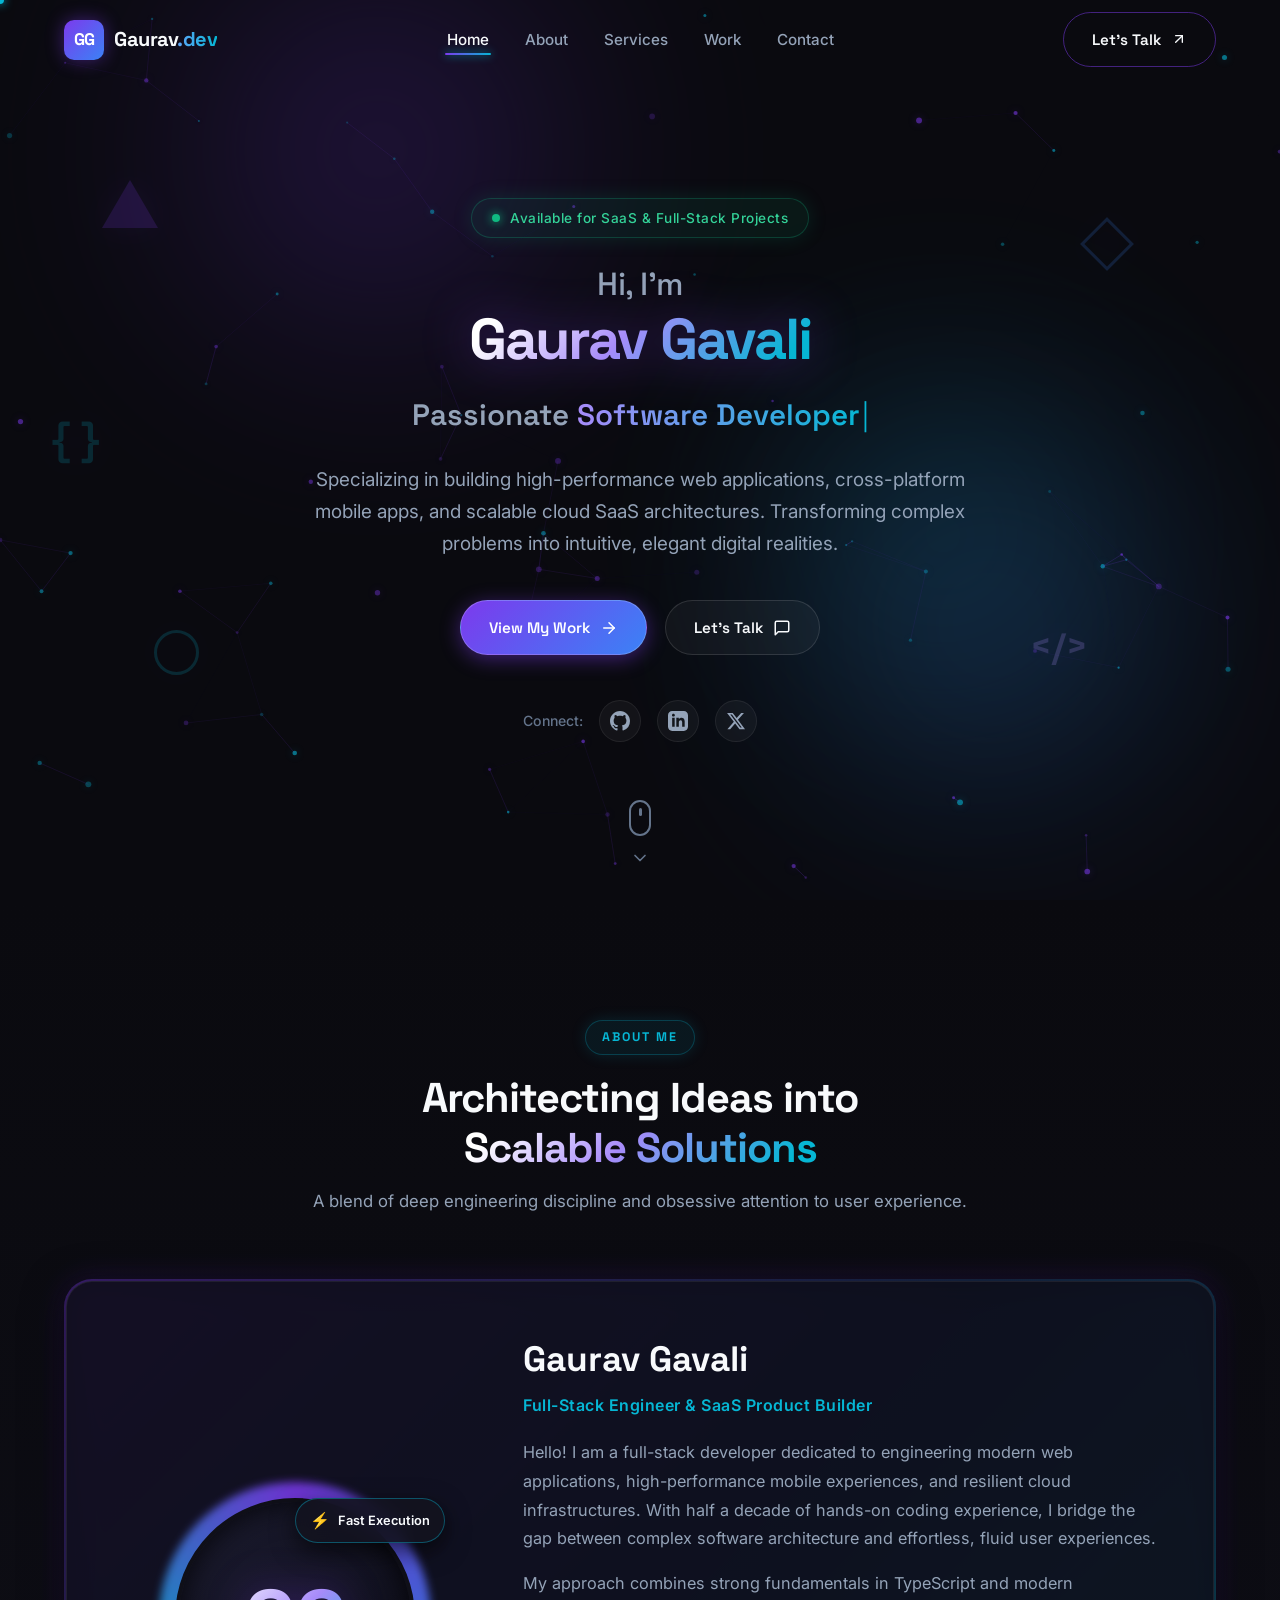
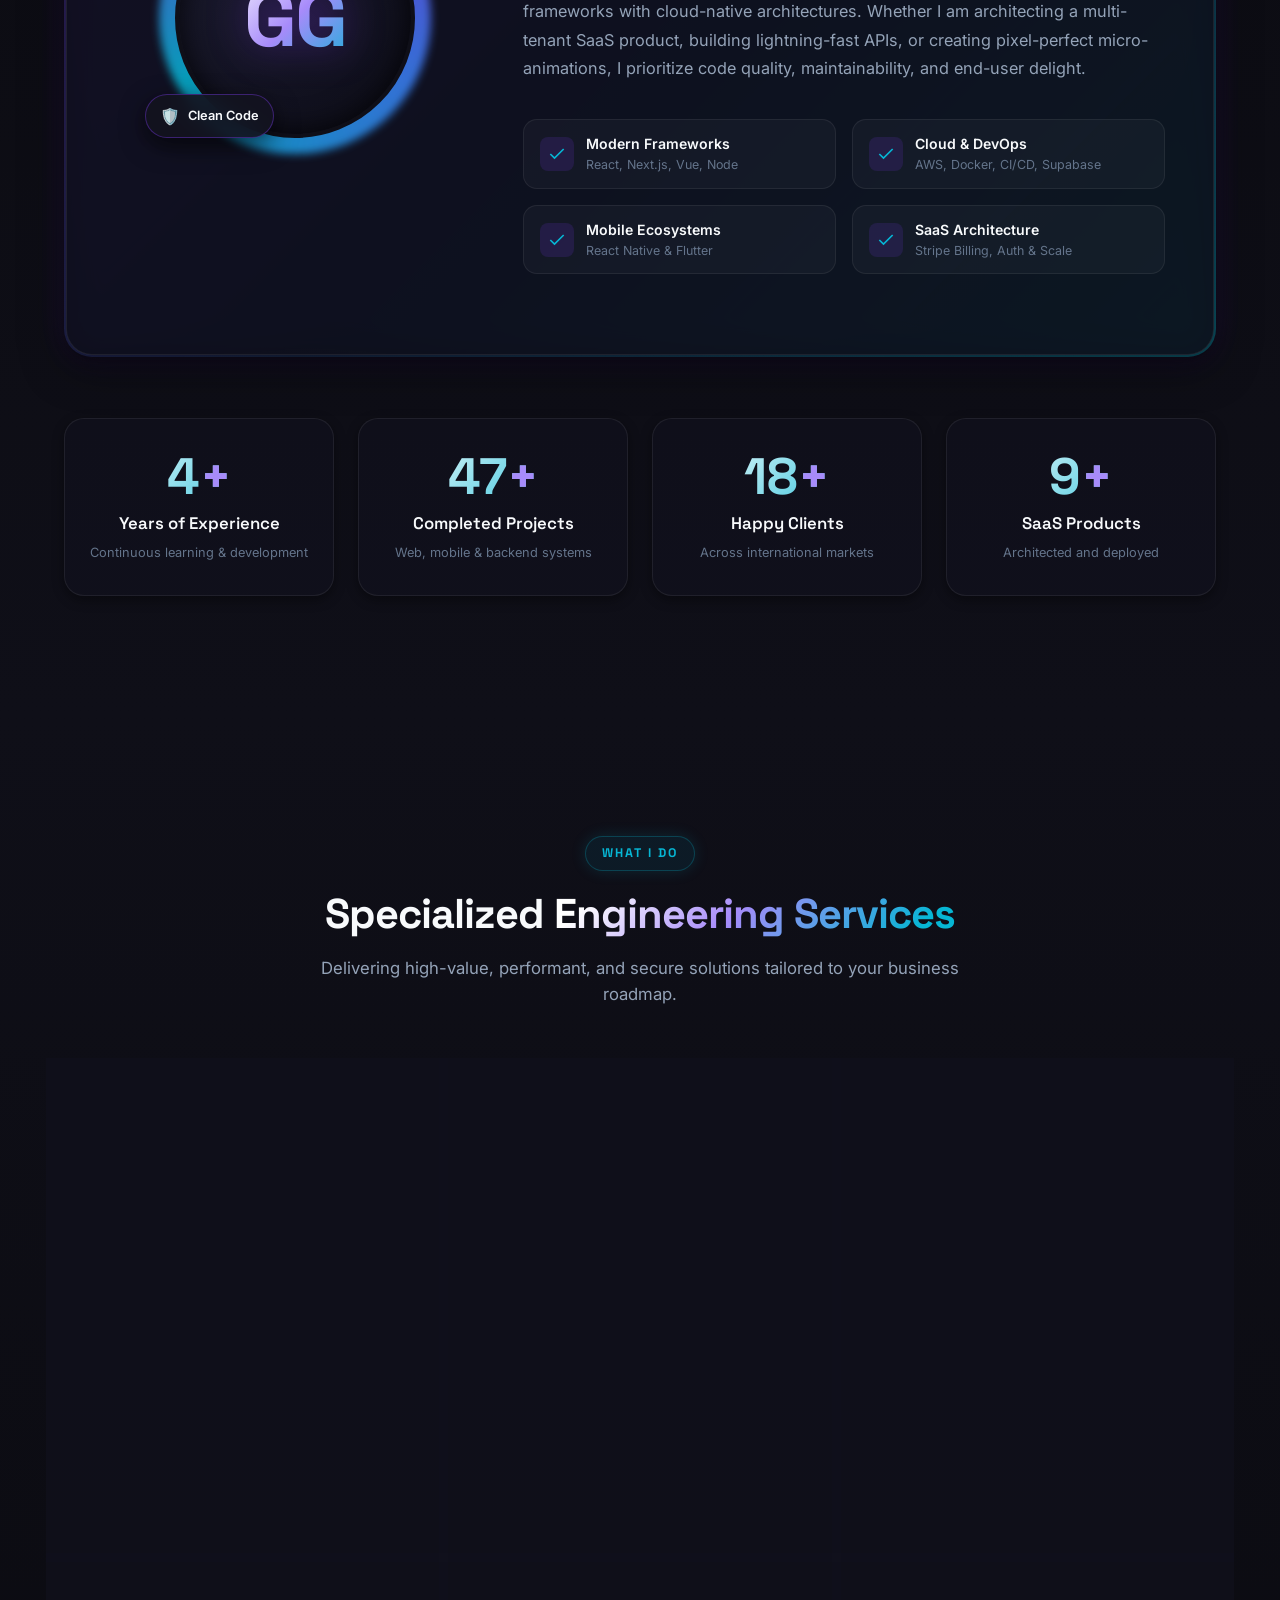
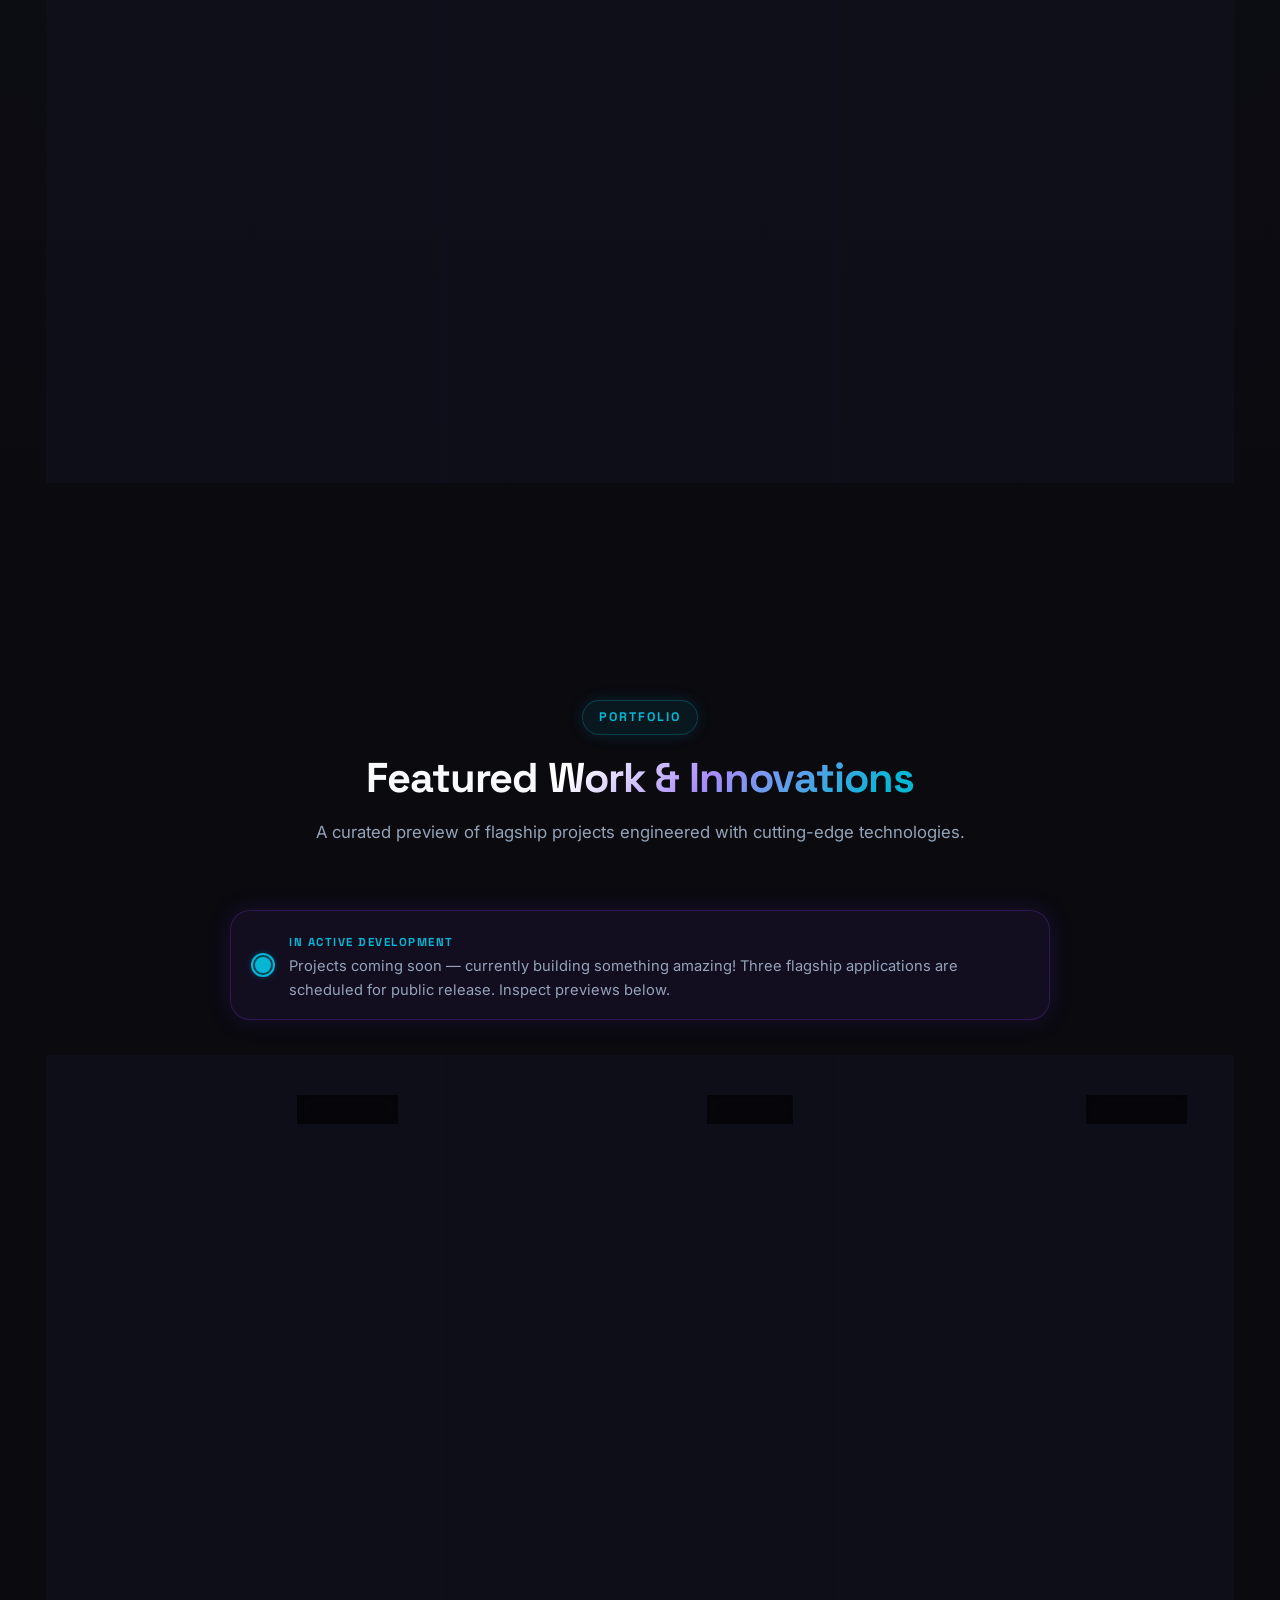
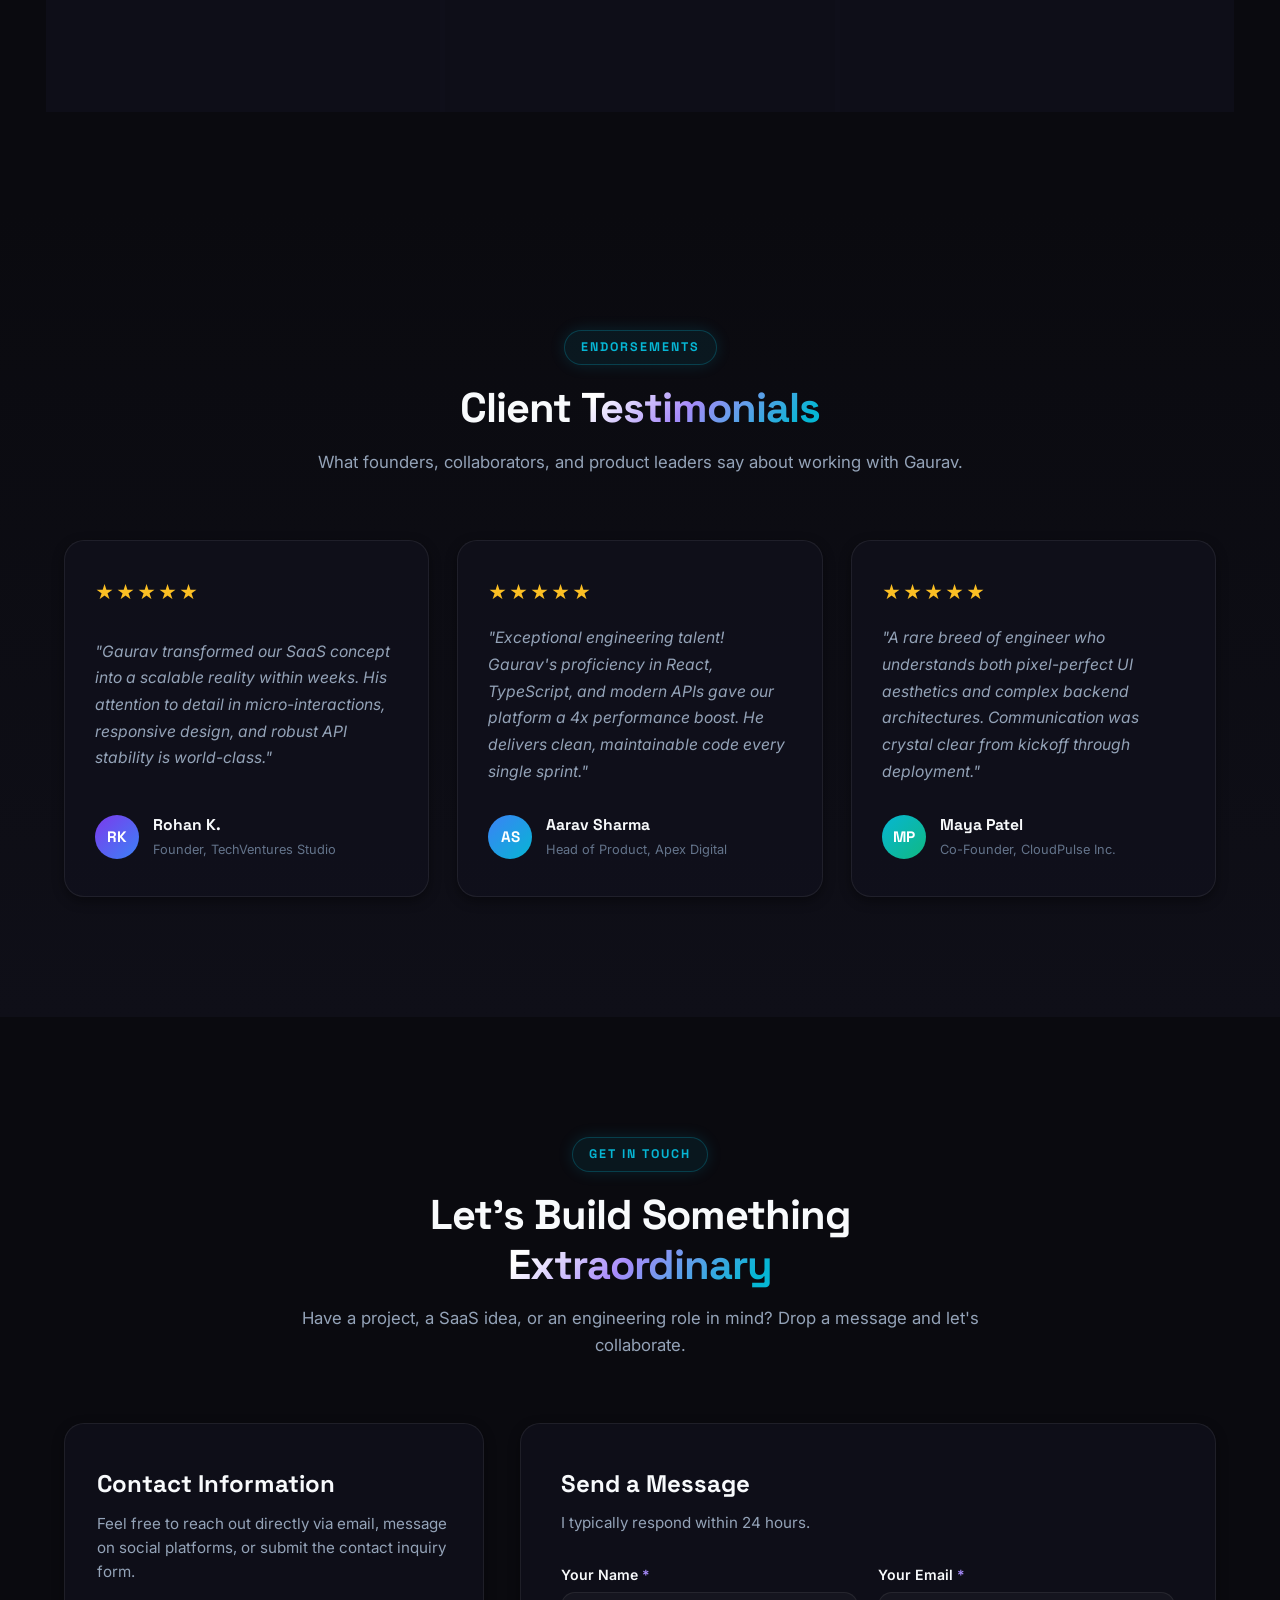
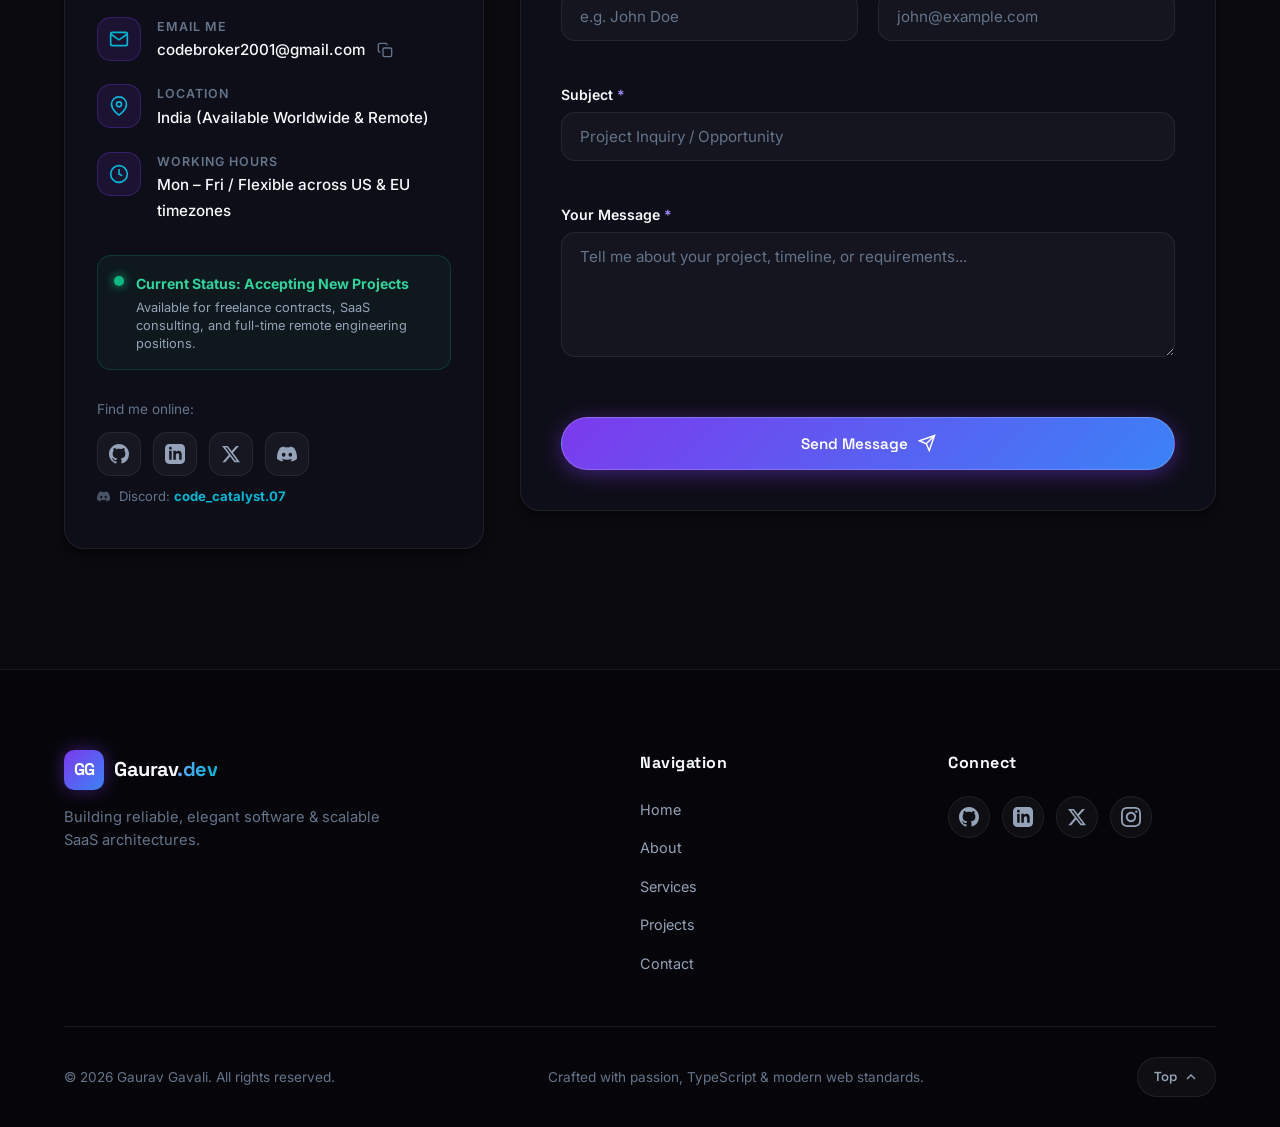
<file: index.html>
<!DOCTYPE html>
<html lang="en">
<head>
  <meta charset="UTF-8">
  <meta name="viewport" content="width=device-width, initial-scale=1.0">
  <meta name="description" content="Portfolio of Gaurav Gavali - Software Developer, Web & App Developer, and SaaS Builder crafting high-performance digital solutions.">
  <meta name="keywords" content="Gaurav Gavali, Software Developer, Full Stack Engineer, Web Developer, App Developer, SaaS Builder, React, Next.js, Node.js">
  <meta name="author" content="Gaurav Gavali">
  <meta name="theme-color" content="#0a0a0f">

  <!-- Open Graph / Meta -->
  <meta property="og:type" content="website">
  <meta property="og:title" content="Gaurav Gavali — Software & SaaS Developer">
  <meta property="og:description" content="Portfolio of Gaurav Gavali. Explore innovative web apps, mobile solutions, and scalable cloud SaaS products.">

  <title>Gaurav Gavali | Software Developer & SaaS Architect</title>

  <!-- Google Fonts: Space Grotesk (Headings) & Inter (Body) -->
  <link rel="preconnect" href="https://fonts.googleapis.com">
  <link rel="preconnect" href="https://fonts.gstatic.com" crossorigin>
  <link href="https://fonts.googleapis.com/css2?family=Inter:wght@300;400;500;600;700;800&family=Space+Grotesk:wght@400;500;600;700&display=swap" rel="stylesheet">

  <!-- Stylesheet -->
  <link rel="stylesheet" href="styles.css">
</head>
<body>

  <!-- Preloader Screen -->
  <div class="preloader" id="preloader">
    <div class="preloader-content">
      <div class="preloader-logo">
        <span class="preloader-letters">GG</span>
        <div class="preloader-ring"></div>
        <div class="preloader-ring-outer"></div>
      </div>
      <div class="preloader-bar">
        <div class="preloader-fill"></div>
      </div>
      <span class="preloader-text">INITIALIZING SYSTEM...</span>
    </div>
  </div>

  <!-- Custom Glow Cursor -->
  <div class="cursor-dot" id="cursorDot"></div>
  <div class="cursor-ring" id="cursorRing"></div>

  <!-- Scroll Progress Indicator -->
  <div class="scroll-progress-container">
    <div class="scroll-progress-bar" id="scrollProgress"></div>
  </div>

  <!-- Navigation Bar -->
  <header class="navbar" id="navbar">
    <div class="nav-container">
      <a href="#home" class="nav-logo" aria-label="Gaurav Gavali Home">
        <span class="logo-box">GG</span>
        <span class="logo-name">Gaurav<span class="logo-accent">.dev</span></span>
      </a>

      <!-- Desktop Nav Links -->
      <nav class="nav-menu" id="navMenu">
        <ul class="nav-list">
          <li class="nav-item"><a href="#home" class="nav-link active">Home</a></li>
          <li class="nav-item"><a href="#about" class="nav-link">About</a></li>
          <li class="nav-item"><a href="#services" class="nav-link">Services</a></li>
          <li class="nav-item"><a href="#work" class="nav-link">Work</a></li>
          <li class="nav-item"><a href="#contact" class="nav-link">Contact</a></li>
        </ul>
      </nav>

      <!-- Nav CTA & Mobile Toggle -->
      <div class="nav-actions">
        <a href="#contact" class="btn btn-outline nav-cta">
          <span>Let's Talk</span>
          <svg class="btn-icon" width="16" height="16" viewBox="0 0 24 24" fill="none" stroke="currentColor" stroke-width="2" stroke-linecap="round" stroke-linejoin="round">
            <line x1="7" y1="17" x2="17" y2="7"></line>
            <polyline points="7 7 17 7 17 17"></polyline>
          </svg>
        </a>

        <button class="nav-toggle" id="navToggle" aria-label="Toggle Navigation Menu" aria-expanded="false">
          <span class="hamburger-bar"></span>
          <span class="hamburger-bar"></span>
          <span class="hamburger-bar"></span>
        </button>
      </div>
    </div>
  </header>

  <!-- Main Content Wrapper -->
  <main>

    <!-- ==================== HERO SECTION ==================== -->
    <section class="hero" id="home">
      <!-- Interactive Particle Canvas Background -->
      <canvas id="particleCanvas" class="hero-canvas"></canvas>

      <!-- Ambient Glowing Orbs -->
      <div class="glow-orb orb-purple"></div>
      <div class="glow-orb orb-blue"></div>
      <div class="glow-orb orb-cyan"></div>

      <!-- Floating Geometric Shapes in Background -->
      <div class="floating-shape shape-triangle"></div>
      <div class="floating-shape shape-circle"></div>
      <div class="floating-shape shape-square"></div>
      <div class="floating-shape shape-code">&lt;/&gt;</div>
      <div class="floating-shape shape-bracket">{ }</div>

      <div class="container hero-container">
        <div class="hero-content">
          <!-- Availability Pill -->
          <div class="hero-badge reveal">
            <span class="badge-status-dot"></span>
            <span class="badge-text">Available for SaaS &amp; Full-Stack Projects</span>
          </div>

          <!-- Animated Greeting & Name -->
          <h1 class="hero-title reveal">
            <span class="greeting-prefix">Hi, I'm</span>
            <span class="gradient-text gradient-glow">Gaurav Gavali</span>
          </h1>

          <!-- Typewriter Role Subtitle -->
          <div class="hero-role reveal">
            <span class="role-static">Passionate</span>
            <span class="typewriter-container">
              <span class="typewriter" id="typewriter"></span>
              <span class="typewriter-cursor">|</span>
            </span>
          </div>

          <!-- Hero Bio Description -->
          <p class="hero-description reveal">
            Specializing in building high-performance web applications, cross-platform mobile apps, and scalable cloud SaaS architectures. Transforming complex problems into intuitive, elegant digital realities.
          </p>

          <!-- Hero Action Buttons -->
          <div class="hero-cta-group reveal">
            <a href="#work" class="btn btn-primary">
              <span>View My Work</span>
              <svg class="btn-icon" width="18" height="18" viewBox="0 0 24 24" fill="none" stroke="currentColor" stroke-width="2" stroke-linecap="round" stroke-linejoin="round">
                <path d="M5 12h14"></path>
                <path d="M12 5l7 7-7 7"></path>
              </svg>
            </a>

            <a href="#contact" class="btn btn-secondary">
              <span>Let's Talk</span>
              <svg class="btn-icon" width="18" height="18" viewBox="0 0 24 24" fill="none" stroke="currentColor" stroke-width="2" stroke-linecap="round" stroke-linejoin="round">
                <path d="M21 15a2 2 0 0 1-2 2H7l-4 4V5a2 2 0 0 1 2-2h14a2 2 0 0 1 2 2z"></path>
              </svg>
            </a>
          </div>

          <!-- Quick Social Links -->
          <div class="hero-socials reveal">
            <span class="socials-label">Connect:</span>
            <a href="https://github.com/gaurav4047" class="social-icon-link" aria-label="GitHub Profile" target="_blank" rel="noopener">
              <svg width="20" height="20" viewBox="0 0 24 24" fill="currentColor">
                <path d="M12 0C5.37 0 0 5.37 0 12c0 5.31 3.435 9.795 8.205 11.385.6.105.825-.255.825-.57 0-.285-.015-1.23-.015-2.235-3.015.555-3.795-.735-4.035-1.41-.135-.345-.72-1.41-1.23-1.695-.42-.225-1.02-.78-.015-.795.945-.015 1.62.87 1.845 1.23 1.08 1.815 2.805 1.305 3.495.99.105-.78.42-1.305.765-1.605-2.67-.3-5.46-1.335-5.46-5.925 0-1.305.465-2.385 1.23-3.225-.12-.3-.54-1.53.12-3.18 0 0 1.005-.315 3.3 1.23.96-.27 1.98-.405 3-.405s2.04.135 3 .405c2.295-1.56 3.3-1.23 3.3-1.23.66 1.65.24 2.88.12 3.18.765.84 1.23 1.905 1.23 3.225 0 4.605-2.805 5.625-5.475 5.925.435.375.81 1.095.81 2.22 0 1.605-.015 2.895-.015 3.3 0 .315.225.69.825.57A12.02 12.02 0 0024 12c0-6.63-5.37-12-12-12z"/>
              </svg>
            </a>
            <a href="https://www.linkedin.com/in/gaurav-gavali-57470233a" class="social-icon-link" aria-label="LinkedIn Profile" target="_blank" rel="noopener">
              <svg width="20" height="20" viewBox="0 0 24 24" fill="currentColor">
                <path d="M19 0h-14c-2.761 0-5 2.239-5 5v14c0 2.761 2.239 5 5 5h14c2.762 0 5-2.239 5-5v-14c0-2.761-2.238-5-5-5zm-11 19h-3v-11h3v11zm-1.5-12.268c-.966 0-1.75-.79-1.75-1.764s.784-1.764 1.75-1.764 1.75.79 1.75 1.764-.783 1.764-1.75 1.764zm13.5 12.268h-3v-5.604c0-3.368-4-3.113-4 0v5.604h-3v-11h3v1.765c1.396-2.586 7-2.777 7 2.476v6.759z"/>
              </svg>
            </a>
            <a href="https://x.com/GauravGavali07" class="social-icon-link" aria-label="Twitter / X Profile" target="_blank" rel="noopener">
              <svg width="20" height="20" viewBox="0 0 24 24" fill="currentColor">
                <path d="M18.244 2.25h3.308l-7.227 8.26 8.502 11.24H16.17l-5.214-6.817L4.99 21.75H1.68l7.73-8.835L1.254 2.25H8.08l4.713 6.231zm-1.161 17.52h1.833L7.084 4.126H5.117z"/>
              </svg>
            </a>
          </div>
        </div>
      </div>

      <!-- Scroll Indicator with Bounce -->
      <a href="#about" class="scroll-down-indicator" aria-label="Scroll to About section">
        <span class="scroll-mouse">
          <span class="scroll-wheel"></span>
        </span>
        <span class="scroll-arrow">
          <svg width="20" height="20" viewBox="0 0 24 24" fill="none" stroke="currentColor" stroke-width="2" stroke-linecap="round" stroke-linejoin="round">
            <polyline points="6 9 12 15 18 9"></polyline>
          </svg>
        </span>
      </a>
    </section>

    <!-- ==================== ABOUT SECTION ==================== -->
    <section class="section about-section" id="about">
      <div class="container">
        <!-- Section Header -->
        <div class="section-header reveal">
          <div class="section-badge">ABOUT ME</div>
          <h2 class="section-title">Architecting Ideas into <span class="gradient-text">Scalable Solutions</span></h2>
          <p class="section-subtitle">A blend of deep engineering discipline and obsessive attention to user experience.</p>
        </div>

        <!-- About Main Content Card -->
        <div class="about-card-wrapper reveal">
          <div class="about-card glassmorphism-card">
            <!-- Left: Stylized Avatar & Visual Display -->
            <div class="about-visual">
              <div class="avatar-container">
                <div class="avatar-ring-animated"></div>
                <div class="avatar-circle">
                  <span class="avatar-initials">GG</span>
                </div>
                <!-- Floating Tech Badges -->
                <div class="floating-badge badge-top-right">
                  <span class="badge-icon">⚡</span>
                  <span class="badge-label">Fast Execution</span>
                </div>
                <div class="floating-badge badge-bottom-left">
                  <span class="badge-icon">🛡️</span>
                  <span class="badge-label">Clean Code</span>
                </div>
              </div>
            </div>

            <!-- Right: Bio Information -->
            <div class="about-info">
              <h3 class="about-name">Gaurav Gavali</h3>
              <p class="about-tagline">Full-Stack Engineer &amp; SaaS Product Builder</p>

              <p class="about-text">
                Hello! I am a full-stack developer dedicated to engineering modern web applications, high-performance mobile experiences, and resilient cloud infrastructures. With half a decade of hands-on coding experience, I bridge the gap between complex software architecture and effortless, fluid user experiences.
              </p>

              <p class="about-text">
                My approach combines strong fundamentals in TypeScript and modern frameworks with cloud-native architectures. Whether I am architecting a multi-tenant SaaS product, building lightning-fast APIs, or creating pixel-perfect micro-animations, I prioritize code quality, maintainability, and end-user delight.
              </p>

              <!-- Core Highlights Grid -->
              <div class="about-highlights">
                <div class="highlight-item">
                  <div class="highlight-icon">
                    <svg width="20" height="20" viewBox="0 0 24 24" fill="none" stroke="currentColor" stroke-width="2">
                      <polyline points="20 6 9 17 4 12"></polyline>
                    </svg>
                  </div>
                  <div>
                    <strong>Modern Frameworks</strong>
                    <span>React, Next.js, Vue, Node</span>
                  </div>
                </div>

                <div class="highlight-item">
                  <div class="highlight-icon">
                    <svg width="20" height="20" viewBox="0 0 24 24" fill="none" stroke="currentColor" stroke-width="2">
                      <polyline points="20 6 9 17 4 12"></polyline>
                    </svg>
                  </div>
                  <div>
                    <strong>Cloud &amp; DevOps</strong>
                    <span>AWS, Docker, CI/CD, Supabase</span>
                  </div>
                </div>

                <div class="highlight-item">
                  <div class="highlight-icon">
                    <svg width="20" height="20" viewBox="0 0 24 24" fill="none" stroke="currentColor" stroke-width="2">
                      <polyline points="20 6 9 17 4 12"></polyline>
                    </svg>
                  </div>
                  <div>
                    <strong>Mobile Ecosystems</strong>
                    <span>React Native &amp; Flutter</span>
                  </div>
                </div>

                <div class="highlight-item">
                  <div class="highlight-icon">
                    <svg width="20" height="20" viewBox="0 0 24 24" fill="none" stroke="currentColor" stroke-width="2">
                      <polyline points="20 6 9 17 4 12"></polyline>
                    </svg>
                  </div>
                  <div>
                    <strong>SaaS Architecture</strong>
                    <span>Stripe Billing, Auth &amp; Scale</span>
                  </div>
                </div>
              </div>


            </div>
          </div>
        </div>

        <!-- Animated Stats Counter Row -->
        <div class="stats-row reveal">
          <div class="stat-card glassmorphism-card">
            <div class="stat-number-wrapper">
              <span class="stat-counter" data-target="5">0</span><span class="stat-plus">+</span>
            </div>
            <div class="stat-label">Years of Experience</div>
            <div class="stat-subtext">Continuous learning &amp; development</div>
          </div>

          <div class="stat-card glassmorphism-card">
            <div class="stat-number-wrapper">
              <span class="stat-counter" data-target="50">0</span><span class="stat-plus">+</span>
            </div>
            <div class="stat-label">Completed Projects</div>
            <div class="stat-subtext">Web, mobile &amp; backend systems</div>
          </div>

          <div class="stat-card glassmorphism-card">
            <div class="stat-number-wrapper">
              <span class="stat-counter" data-target="20">0</span><span class="stat-plus">+</span>
            </div>
            <div class="stat-label">Happy Clients</div>
            <div class="stat-subtext">Across international markets</div>
          </div>

          <div class="stat-card glassmorphism-card">
            <div class="stat-number-wrapper">
              <span class="stat-counter" data-target="10">0</span><span class="stat-plus">+</span>
            </div>
            <div class="stat-label">SaaS Products</div>
            <div class="stat-subtext">Architected and deployed</div>
          </div>
        </div>
      </div>
    </section>

    <!-- ==================== SERVICES SECTION ==================== -->
    <section class="section services-section" id="services">
      <div class="container">
        <!-- Section Header -->
        <div class="section-header reveal">
          <div class="section-badge">WHAT I DO</div>
          <h2 class="section-title">Specialized <span class="gradient-text">Engineering Services</span></h2>
          <p class="section-subtitle">Delivering high-value, performant, and secure solutions tailored to your business roadmap.</p>
        </div>

        <!-- 6 Service Cards Grid -->
        <div class="services-grid reveal">
          <!-- Service 1: Web Development -->
          <div class="service-card glassmorphism-card" data-tilt>
            <div class="service-card-number">01</div>
            <div class="service-icon-box">
              <svg class="service-icon" width="32" height="32" viewBox="0 0 24 24" fill="none" stroke="currentColor" stroke-width="2">
                <circle cx="12" cy="12" r="10"></circle>
                <line x1="2" y1="12" x2="22" y2="12"></line>
                <path d="M12 2a15.3 15.3 0 0 1 4 10 15.3 15.3 0 0 1-4 10 15.3 15.3 0 0 1-4-10 15.3 15.3 0 0 1 4-10z"></path>
              </svg>
            </div>
            <h3 class="service-title">Web Development</h3>
            <p class="service-description">
              Custom responsive web applications, single-page apps, and high-converting marketing portals engineered with React, Next.js, and TypeScript.
            </p>
            <ul class="service-features">
              <li>Server-Side Rendering (SSR) &amp; Static Generation</li>
              <li>Pixel-perfect responsive fluid design</li>
              <li>SEO optimized &amp; accessible (a11y)</li>
            </ul>
          </div>

          <!-- Service 2: App Development -->
          <div class="service-card glassmorphism-card" data-tilt>
            <div class="service-card-number">02</div>
            <div class="service-icon-box">
              <svg class="service-icon" width="32" height="32" viewBox="0 0 24 24" fill="none" stroke="currentColor" stroke-width="2">
                <rect x="5" y="2" width="14" height="20" rx="2" ry="2"></rect>
                <line x1="12" y1="18" x2="12.01" y2="18"></line>
              </svg>
            </div>
            <h3 class="service-title">App Development</h3>
            <p class="service-description">
              High-performance iOS and Android applications developed with React Native and Flutter, ensuring native fluid gestures and offline capability.
            </p>
            <ul class="service-features">
              <li>Cross-platform unified codebases</li>
              <li>Smooth 60fps gesture animations</li>
              <li>App Store &amp; Play Store release workflows</li>
            </ul>
          </div>

          <!-- Service 3: SaaS Development -->
          <div class="service-card glassmorphism-card" data-tilt>
            <div class="service-card-number">03</div>
            <div class="service-icon-box">
              <svg class="service-icon" width="32" height="32" viewBox="0 0 24 24" fill="none" stroke="currentColor" stroke-width="2">
                <path d="M18 10h-1.26A8 8 0 1 0 9 20h9a5 5 0 0 0 0-10z"></path>
              </svg>
            </div>
            <h3 class="service-title">SaaS Development</h3>
            <p class="service-description">
              Architecting full-scale Software as a Service products from scratch. Multi-tenancy, recurring billing, role-based access, and onboarding flows.
            </p>
            <ul class="service-features">
              <li>Stripe customer billing &amp; webhooks</li>
              <li>Multi-tenant database schema design</li>
              <li>Automated user onboarding &amp; metrics</li>
            </ul>
          </div>

          <!-- Service 4: UI/UX Design -->
          <div class="service-card glassmorphism-card" data-tilt>
            <div class="service-card-number">04</div>
            <div class="service-icon-box">
              <svg class="service-icon" width="32" height="32" viewBox="0 0 24 24" fill="none" stroke="currentColor" stroke-width="2">
                <circle cx="13.5" cy="6.5" r=".5"></circle>
                <circle cx="17.5" cy="10.5" r=".5"></circle>
                <circle cx="8.5" cy="7.5" r=".5"></circle>
                <circle cx="6.5" cy="12.5" r=".5"></circle>
                <path d="M12 2C6.5 2 2 6.5 2 12s4.5 10 10 10c.926 0 1.648-.746 1.648-1.688 0-.437-.18-.835-.437-1.125-.29-.289-.438-.652-.438-1.125a1.64 1.64 0 0 1 1.668-1.668h1.996c3.051 0 5.555-2.503 5.555-5.554C21.965 6.012 17.461 2 12 2z"></path>
              </svg>
            </div>
            <h3 class="service-title">UI/UX Design</h3>
            <p class="service-description">
              Creating intuitive, visually striking digital interfaces. From wireframes and Figma prototypes to component design systems with modern aesthetics.
            </p>
            <ul class="service-features">
              <li>Design tokens &amp; comprehensive design systems</li>
              <li>Micro-interactions &amp; seamless transitions</li>
              <li>User journey mapping &amp; UX optimization</li>
            </ul>
          </div>

          <!-- Service 5: API Development -->
          <div class="service-card glassmorphism-card" data-tilt>
            <div class="service-card-number">05</div>
            <div class="service-icon-box">
              <svg class="service-icon" width="32" height="32" viewBox="0 0 24 24" fill="none" stroke="currentColor" stroke-width="2">
                <polyline points="4 17 10 11 4 5"></polyline>
                <line x1="12" y1="19" x2="20" y2="19"></line>
              </svg>
            </div>
            <h3 class="service-title">API Development</h3>
            <p class="service-description">
              Building secure, scalable, and documented RESTful and GraphQL backend APIs. Connecting microservices, handling data transforms, and real-time streams.
            </p>
            <ul class="service-features">
              <li>High-throughput Node.js &amp; Python APIs</li>
              <li>JWT / OAuth authentication &amp; RBAC</li>
              <li>Interactive Swagger / OpenAPI documentation</li>
            </ul>
          </div>

          <!-- Service 6: Performance Optimization -->
          <div class="service-card glassmorphism-card" data-tilt>
            <div class="service-card-number">06</div>
            <div class="service-icon-box">
              <svg class="service-icon" width="32" height="32" viewBox="0 0 24 24" fill="none" stroke="currentColor" stroke-width="2">
                <path d="M13 2L3 14h9l-1 8 10-12h-9l1-8z"></path>
              </svg>
            </div>
            <h3 class="service-title">Performance Optimization</h3>
            <p class="service-description">
              Supercharging slow applications to achieve perfect Lighthouse scores, sub-second initial loads, optimized database queries, and CDN caching.
            </p>
            <ul class="service-features">
              <li>Core Web Vitals tuning &amp; asset minification</li>
              <li>Database indexing &amp; Redis caching</li>
              <li>Bundle analysis &amp; lazy loading execution</li>
            </ul>
          </div>
        </div>
      </div>
    </section>

    <!-- ==================== PROJECTS / WORK SECTION ==================== -->
    <section class="section work-section" id="work">
      <div class="container">
        <!-- Section Header -->
        <div class="section-header reveal">
          <div class="section-badge">PORTFOLIO</div>
          <h2 class="section-title">Featured <span class="gradient-text">Work &amp; Innovations</span></h2>
          <p class="section-subtitle">A curated preview of flagship projects engineered with cutting-edge technologies.</p>
        </div>

        <!-- Coming Soon Announcement Banner -->
        <div class="announcement-banner reveal">
          <div class="announcement-pulse">
            <span class="pulse-dot"></span>
            <span class="pulse-ring"></span>
          </div>
          <div class="announcement-content">
            <span class="announcement-tag">IN ACTIVE DEVELOPMENT</span>
            <p class="announcement-text">
              Projects coming soon — currently building something amazing! Three flagship applications are scheduled for public release. Inspect previews below.
            </p>
          </div>
        </div>

        <!-- 3 Placeholder Project Cards -->
        <div class="projects-grid reveal">
          <!-- Project 1 -->
          <div class="project-card glassmorphism-card">
            <div class="project-preview preview-gradient-1">
              <div class="preview-overlay">
                <div class="preview-badge">SaaS Platform</div>
                <div class="mock-browser-bar">
                  <span class="mock-dot red"></span>
                  <span class="mock-dot yellow"></span>
                  <span class="mock-dot green"></span>
                  <span class="mock-url">app.novacloud.io</span>
                </div>
                <!-- Abstract UI Wireframe Graphics -->
                <div class="mock-ui">
                  <div class="mock-ui-sidebar"></div>
                  <div class="mock-ui-body">
                    <div class="mock-ui-row header"></div>
                    <div class="mock-ui-grid">
                      <div class="mock-ui-stat"></div>
                      <div class="mock-ui-stat"></div>
                      <div class="mock-ui-chart"></div>
                    </div>
                  </div>
                </div>
              </div>
            </div>

            <div class="project-body">
              <div class="project-meta">
                <span class="project-category">Cloud SaaS</span>
                <span class="project-status">Release: Q1 2025</span>
              </div>
              <h3 class="project-title">NovaCloud — Multi-Cloud SaaS Analytics</h3>
              <p class="project-description">
                An all-in-one telemetry and cloud spending monitor that analyzes AWS and GCP usage, providing automated cost optimization insights and anomaly alerts.
              </p>

              <div class="project-tags">
                <span class="project-tag">Next.js 14</span>
                <span class="project-tag">TypeScript</span>
                <span class="project-tag">Tailwind</span>
                <span class="project-tag">Go API</span>
                <span class="project-tag">PostgreSQL</span>
              </div>

              <div class="project-actions">
                <button class="btn btn-sm btn-disabled" data-tooltip="🚀 Launching Soon — Stay Tuned!">
                  <span>View Project</span>
                  <svg width="14" height="14" viewBox="0 0 24 24" fill="none" stroke="currentColor" stroke-width="2">
                    <path d="M18 13v6a2 2 0 0 1-2 2H5a2 2 0 0 1-2-2V8a2 2 0 0 1 2-2h6"></path>
                    <polyline points="15 3 21 3 21 9"></polyline>
                    <line x1="10" y1="14" x2="21" y2="3"></line>
                  </svg>
                </button>
                <button class="btn btn-sm btn-disabled" data-tooltip="🔒 Repo will be public at launch">
                  <span>GitHub</span>
                  <svg width="14" height="14" viewBox="0 0 24 24" fill="currentColor">
                    <path d="M12 0C5.37 0 0 5.37 0 12c0 5.31 3.435 9.795 8.205 11.385.6.105.825-.255.825-.57 0-.285-.015-1.23-.015-2.235-3.015.555-3.795-.735-4.035-1.41-.135-.345-.72-1.41-1.23-1.695-.42-.225-1.02-.78-.015-.795.945-.015 1.62.87 1.845 1.23 1.08 1.815 2.805 1.305 3.495.99.105-.78.42-1.305.765-1.605-2.67-.3-5.46-1.335-5.46-5.925 0-1.305.465-2.385 1.23-3.225-.12-.3-.54-1.53.12-3.18 0 0 1.005-.315 3.3 1.23.96-.27 1.98-.405 3-.405s2.04.135 3 .405c2.295-1.56 3.3-1.23 3.3-1.23.66 1.65.24 2.88.12 3.18.765.84 1.23 1.905 1.23 3.225 0 4.605-2.805 5.625-5.475 5.925.435.375.81 1.095.81 2.22 0 1.605-.015 2.895-.015 3.3 0 .315.225.69.825.57A12.02 12.02 0 0024 12c0-6.63-5.37-12-12-12z"/>
                  </svg>
                </button>
              </div>
            </div>
          </div>

          <!-- Project 2 -->
          <div class="project-card glassmorphism-card">
            <div class="project-preview preview-gradient-2">
              <div class="preview-overlay">
                <div class="preview-badge">Mobile App</div>
                <div class="mock-phone">
                  <div class="mock-phone-notch"></div>
                  <div class="mock-phone-screen">
                    <div class="mock-phone-card"></div>
                    <div class="mock-phone-list">
                      <span></span><span></span><span></span>
                    </div>
                  </div>
                </div>
              </div>
            </div>

            <div class="project-body">
              <div class="project-meta">
                <span class="project-category">Fintech Mobile</span>
                <span class="project-status">Release: Q1 2025</span>
              </div>
              <h3 class="project-title">PulsePay — Global Peer-to-Peer Wallet</h3>
              <p class="project-description">
                A seamless cross-platform mobile wallet supporting instant multi-currency transfers, split bills, NFC tap payments, and biometric encryption.
              </p>

              <div class="project-tags">
                <span class="project-tag">React Native</span>
                <span class="project-tag">Expo</span>
                <span class="project-tag">Node.js</span>
                <span class="project-tag">Stripe</span>
                <span class="project-tag">Redis</span>
              </div>

              <div class="project-actions">
                <button class="btn btn-sm btn-disabled" data-tooltip="🚀 Launching Soon — Stay Tuned!">
                  <span>View Project</span>
                  <svg width="14" height="14" viewBox="0 0 24 24" fill="none" stroke="currentColor" stroke-width="2">
                    <path d="M18 13v6a2 2 0 0 1-2 2H5a2 2 0 0 1-2-2V8a2 2 0 0 1 2-2h6"></path>
                    <polyline points="15 3 21 3 21 9"></polyline>
                    <line x1="10" y1="14" x2="21" y2="3"></line>
                  </svg>
                </button>
                <button class="btn btn-sm btn-disabled" data-tooltip="🔒 Repo will be public at launch">
                  <span>GitHub</span>
                  <svg width="14" height="14" viewBox="0 0 24 24" fill="currentColor">
                    <path d="M12 0C5.37 0 0 5.37 0 12c0 5.31 3.435 9.795 8.205 11.385.6.105.825-.255.825-.57 0-.285-.015-1.23-.015-2.235-3.015.555-3.795-.735-4.035-1.41-.135-.345-.72-1.41-1.23-1.695-.42-.225-1.02-.78-.015-.795.945-.015 1.62.87 1.845 1.23 1.08 1.815 2.805 1.305 3.495.99.105-.78.42-1.305.765-1.605-2.67-.3-5.46-1.335-5.46-5.925 0-1.305.465-2.385 1.23-3.225-.12-.3-.54-1.53.12-3.18 0 0 1.005-.315 3.3 1.23.96-.27 1.98-.405 3-.405s2.04.135 3 .405c2.295-1.56 3.3-1.23 3.3-1.23.66 1.65.24 2.88.12 3.18.765.84 1.23 1.905 1.23 3.225 0 4.605-2.805 5.625-5.475 5.925.435.375.81 1.095.81 2.22 0 1.605-.015 2.895-.015 3.3 0 .315.225.69.825.57A12.02 12.02 0 0024 12c0-6.63-5.37-12-12-12z"/>
                  </svg>
                </button>
              </div>
            </div>
          </div>

          <!-- Project 3 -->
          <div class="project-card glassmorphism-card">
            <div class="project-preview preview-gradient-3">
              <div class="preview-overlay">
                <div class="preview-badge">AI Automation</div>
                <div class="mock-flow-diagram">
                  <div class="mock-node node-a">Trigger</div>
                  <div class="mock-connector"></div>
                  <div class="mock-node node-b">AI Transform</div>
                  <div class="mock-connector"></div>
                  <div class="mock-node node-c">Webhook</div>
                </div>
              </div>
            </div>

            <div class="project-body">
              <div class="project-meta">
                <span class="project-category">AI &amp; Workflows</span>
                <span class="project-status">Release: Q2 2025</span>
              </div>
              <h3 class="project-title">FlowForge — Visual Automation Engine</h3>
              <p class="project-description">
                A drag-and-drop workflow canvas integrating generative AI nodes, webhooks, database triggers, and scheduled task pipelines for engineering teams.
              </p>

              <div class="project-tags">
                <span class="project-tag">Python</span>
                <span class="project-tag">FastAPI</span>
                <span class="project-tag">React Flow</span>
                <span class="project-tag">Docker</span>
                <span class="project-tag">Celery</span>
              </div>

              <div class="project-actions">
                <button class="btn btn-sm btn-disabled" data-tooltip="🚀 Launching Soon — Stay Tuned!">
                  <span>View Project</span>
                  <svg width="14" height="14" viewBox="0 0 24 24" fill="none" stroke="currentColor" stroke-width="2">
                    <path d="M18 13v6a2 2 0 0 1-2 2H5a2 2 0 0 1-2-2V8a2 2 0 0 1 2-2h6"></path>
                    <polyline points="15 3 21 3 21 9"></polyline>
                    <line x1="10" y1="14" x2="21" y2="3"></line>
                  </svg>
                </button>
                <button class="btn btn-sm btn-disabled" data-tooltip="🔒 Repo will be public at launch">
                  <span>GitHub</span>
                  <svg width="14" height="14" viewBox="0 0 24 24" fill="currentColor">
                    <path d="M12 0C5.37 0 0 5.37 0 12c0 5.31 3.435 9.795 8.205 11.385.6.105.825-.255.825-.57 0-.285-.015-1.23-.015-2.235-3.015.555-3.795-.735-4.035-1.41-.135-.345-.72-1.41-1.23-1.695-.42-.225-1.02-.78-.015-.795.945-.015 1.62.87 1.845 1.23 1.08 1.815 2.805 1.305 3.495.99.105-.78.42-1.305.765-1.605-2.67-.3-5.46-1.335-5.46-5.925 0-1.305.465-2.385 1.23-3.225-.12-.3-.54-1.53.12-3.18 0 0 1.005-.315 3.3 1.23.96-.27 1.98-.405 3-.405s2.04.135 3 .405c2.295-1.56 3.3-1.23 3.3-1.23.66 1.65.24 2.88.12 3.18.765.84 1.23 1.905 1.23 3.225 0 4.605-2.805 5.625-5.475 5.925.435.375.81 1.095.81 2.22 0 1.605-.015 2.895-.015 3.3 0 .315.225.69.825.57A12.02 12.02 0 0024 12c0-6.63-5.37-12-12-12z"/>
                  </svg>
                </button>
              </div>
            </div>
          </div>
        </div>
      </div>
    </section>

    <!-- ==================== TESTIMONIALS SECTION ==================== -->
    <section class="section testimonials-section" id="testimonials">
      <div class="container">
        <!-- Section Header -->
        <div class="section-header reveal">
          <div class="section-badge">ENDORSEMENTS</div>
          <h2 class="section-title">Client <span class="gradient-text">Testimonials</span></h2>
          <p class="section-subtitle">What founders, collaborators, and product leaders say about working with Gaurav.</p>
        </div>

        <!-- Testimonial Cards Grid -->
        <div class="testimonials-grid reveal">
          <!-- Testimonial 1 -->
          <div class="testimonial-card glassmorphism-card">
            <div class="testimonial-rating">
              ★★★★★
            </div>
            <p class="testimonial-quote">
              "Gaurav transformed our SaaS concept into a scalable reality within weeks. His attention to detail in micro-interactions, responsive design, and robust API stability is world-class."
            </p>
            <div class="testimonial-author">
              <div class="author-avatar avatar-grad-1">RK</div>
              <div class="author-info">
                <span class="author-name">Rohan K.</span>
                <span class="author-title">Founder, TechVentures Studio</span>
              </div>
            </div>
          </div>

          <!-- Testimonial 2 -->
          <div class="testimonial-card glassmorphism-card">
            <div class="testimonial-rating">
              ★★★★★
            </div>
            <p class="testimonial-quote">
              "Exceptional engineering talent! Gaurav's proficiency in React, TypeScript, and modern APIs gave our platform a 4x performance boost. He delivers clean, maintainable code every single sprint."
            </p>
            <div class="testimonial-author">
              <div class="author-avatar avatar-grad-2">AS</div>
              <div class="author-info">
                <span class="author-name">Aarav Sharma</span>
                <span class="author-title">Head of Product, Apex Digital</span>
              </div>
            </div>
          </div>

          <!-- Testimonial 3 -->
          <div class="testimonial-card glassmorphism-card">
            <div class="testimonial-rating">
              ★★★★★
            </div>
            <p class="testimonial-quote">
              "A rare breed of engineer who understands both pixel-perfect UI aesthetics and complex backend architectures. Communication was crystal clear from kickoff through deployment."
            </p>
            <div class="testimonial-author">
              <div class="author-avatar avatar-grad-3">MP</div>
              <div class="author-info">
                <span class="author-name">Maya Patel</span>
                <span class="author-title">Co-Founder, CloudPulse Inc.</span>
              </div>
            </div>
          </div>
        </div>
      </div>
    </section>

    <!-- ==================== CONTACT SECTION ==================== -->
    <section class="section contact-section" id="contact">
      <div class="container">
        <!-- Section Header -->
        <div class="section-header reveal">
          <div class="section-badge">GET IN TOUCH</div>
          <h2 class="section-title">Let's Build Something <span class="gradient-text">Extraordinary</span></h2>
          <p class="section-subtitle">Have a project, a SaaS idea, or an engineering role in mind? Drop a message and let's collaborate.</p>
        </div>

        <div class="contact-wrapper reveal">
          <!-- Left Column: Contact Information -->
          <div class="contact-info-col">
            <div class="contact-info-card glassmorphism-card">
              <h3 class="info-card-title">Contact Information</h3>
              <p class="info-card-desc">
                Feel free to reach out directly via email, message on social platforms, or submit the contact inquiry form.
              </p>

              <!-- Info Items List -->
              <div class="info-items-list">
                <div class="info-item">
                  <div class="info-icon-box">
                    <svg width="20" height="20" viewBox="0 0 24 24" fill="none" stroke="currentColor" stroke-width="2">
                      <path d="M4 4h16c1.1 0 2 .9 2 2v12c0 1.1-.9 2-2 2H4c-1.1 0-2-.9-2-2V6c0-1.1.9-2 2-2z"></path>
                      <polyline points="22,6 12,13 2,6"></polyline>
                    </svg>
                  </div>
                  <div class="info-details">
                    <span class="info-label">Email Me</span>
                    <div class="email-copy-wrap">
                      <a href="mailto:codebroker2001@gmail.com" class="info-value" id="emailText">codebroker2001@gmail.com</a>
                      <button class="copy-email-btn" id="copyEmailBtn" aria-label="Copy Email to clipboard" title="Copy email">
                        <svg width="16" height="16" viewBox="0 0 24 24" fill="none" stroke="currentColor" stroke-width="2">
                          <rect x="9" y="9" width="13" height="13" rx="2" ry="2"></rect>
                          <path d="M5 15H4a2 2 0 0 1-2-2V4a2 2 0 0 1 2-2h9a2 2 0 0 1 2 2v1"></path>
                        </svg>
                        <span class="copy-tooltip" id="copyTooltip">Copy</span>
                      </button>
                    </div>
                  </div>
                </div>

                <div class="info-item">
                  <div class="info-icon-box">
                    <svg width="20" height="20" viewBox="0 0 24 24" fill="none" stroke="currentColor" stroke-width="2">
                      <path d="M21 10c0 7-9 13-9 13s-9-6-9-13a9 9 0 0 1 18 0z"></path>
                      <circle cx="12" cy="10" r="3"></circle>
                    </svg>
                  </div>
                  <div class="info-details">
                    <span class="info-label">Location</span>
                    <span class="info-value">India (Available Worldwide &amp; Remote)</span>
                  </div>
                </div>

                <div class="info-item">
                  <div class="info-icon-box">
                    <svg width="20" height="20" viewBox="0 0 24 24" fill="none" stroke="currentColor" stroke-width="2">
                      <circle cx="12" cy="12" r="10"></circle>
                      <polyline points="12 6 12 12 16 14"></polyline>
                    </svg>
                  </div>
                  <div class="info-details">
                    <span class="info-label">Working Hours</span>
                    <span class="info-value">Mon – Fri / Flexible across US &amp; EU timezones</span>
                  </div>
                </div>
              </div>

              <!-- Availability Status Card -->
              <div class="availability-card">
                <span class="status-indicator"></span>
                <div class="availability-text">
                  <strong>Current Status: Accepting New Projects</strong>
                  <p>Available for freelance contracts, SaaS consulting, and full-time remote engineering positions.</p>
                </div>
              </div>

              <!-- Social Links Box -->
              <div class="social-connect-box">
                <span class="connect-label">Find me online:</span>
                <div class="social-icons-row">
                  <a href="https://github.com/gaurav4047" class="social-btn" aria-label="GitHub" target="_blank" rel="noopener">
                    <svg width="20" height="20" viewBox="0 0 24 24" fill="currentColor">
                      <path d="M12 0C5.37 0 0 5.37 0 12c0 5.31 3.435 9.795 8.205 11.385.6.105.825-.255.825-.57 0-.285-.015-1.23-.015-2.235-3.015.555-3.795-.735-4.035-1.41-.135-.345-.72-1.41-1.23-1.695-.42-.225-1.02-.78-.015-.795.945-.015 1.62.87 1.845 1.23 1.08 1.815 2.805 1.305 3.495.99.105-.78.42-1.305.765-1.605-2.67-.3-5.46-1.335-5.46-5.925 0-1.305.465-2.385 1.23-3.225-.12-.3-.54-1.53.12-3.18 0 0 1.005-.315 3.3 1.23.96-.27 1.98-.405 3-.405s2.04.135 3 .405c2.295-1.56 3.3-1.23 3.3-1.23.66 1.65.24 2.88.12 3.18.765.84 1.23 1.905 1.23 3.225 0 4.605-2.805 5.625-5.475 5.925.435.375.81 1.095.81 2.22 0 1.605-.015 2.895-.015 3.3 0 .315.225.69.825.57A12.02 12.02 0 0024 12c0-6.63-5.37-12-12-12z"/>
                    </svg>
                  </a>
                  <a href="https://www.linkedin.com/in/gaurav-gavali-57470233a" class="social-btn" aria-label="LinkedIn" target="_blank" rel="noopener">
                    <svg width="20" height="20" viewBox="0 0 24 24" fill="currentColor">
                      <path d="M19 0h-14c-2.761 0-5 2.239-5 5v14c0 2.761 2.239 5 5 5h14c2.762 0 5-2.239 5-5v-14c0-2.761-2.238-5-5-5zm-11 19h-3v-11h3v11zm-1.5-12.268c-.966 0-1.75-.79-1.75-1.764s.784-1.764 1.75-1.764 1.75.79 1.75 1.764-.783 1.764-1.75 1.764zm13.5 12.268h-3v-5.604c0-3.368-4-3.113-4 0v5.604h-3v-11h3v1.765c1.396-2.586 7-2.777 7 2.476v6.759z"/>
                    </svg>
                  </a>
                  <a href="https://x.com/GauravGavali07" class="social-btn" aria-label="Twitter / X" target="_blank" rel="noopener">
                    <svg width="20" height="20" viewBox="0 0 24 24" fill="currentColor">
                      <path d="M18.244 2.25h3.308l-7.227 8.26 8.502 11.24H16.17l-5.214-6.817L4.99 21.75H1.68l7.73-8.835L1.254 2.25H8.08l4.713 6.231zm-1.161 17.52h1.833L7.084 4.126H5.117z"/>
                    </svg>
                  </a>
                  <a href="https://discord.com/users/1413785051497238549" class="social-btn discord-btn" aria-label="Discord Profile" title="Discord Profile" target="_blank" rel="noopener">
                    <svg width="20" height="20" viewBox="0 0 24 24" fill="currentColor">
                      <path d="M20.317 4.37a19.791 19.791 0 0 0-4.885-1.515.074.074 0 0 0-.079.037c-.21.375-.444.864-.608 1.25a18.27 18.27 0 0 0-5.487 0 12.64 12.64 0 0 0-.617-1.25.077.077 0 0 0-.079-.037A19.736 19.736 0 0 0 3.677 4.37a.07.07 0 0 0-.032.027C.533 9.046-.32 13.58.099 18.057a.082.082 0 0 0 .031.057 19.9 19.9 0 0 0 5.993 3.03.078.078 0 0 0 .084-.028c.462-.63.874-1.295 1.226-1.994.021-.041.001-.09-.041-.106a13.107 13.107 0 0 1-1.872-.892.077.077 0 0 1-.008-.128 10.2 10.2 0 0 0 .372-.292.074.074 0 0 1 .077-.01c3.928 1.793 8.18 1.793 12.061 0a.074.074 0 0 1 .078.01c.12.098.246.198.373.292a.077.077 0 0 1-.006.127 12.299 12.299 0 0 1-1.873.894.077.077 0 0 0-.041.107c.36.698.772 1.362 1.225 1.993a.076.076 0 0 0 .084.028 19.839 19.839 0 0 0 6.002-3.03.077.077 0 0 0 .032-.054c.5-5.177-.838-9.674-3.549-13.66a.061.061 0 0 0-.031-.028zM8.02 15.33c-1.183 0-2.157-1.085-2.157-2.419 0-1.333.956-2.419 2.157-2.419 1.21 0 2.176 1.096 2.157 2.42 0 1.333-.956 2.418-2.157 2.418zm7.975 0c-1.183 0-2.157-1.085-2.157-2.419 0-1.333.955-2.419 2.157-2.419 1.21 0 2.176 1.096 2.157 2.42 0 1.333-.946 2.418-2.157 2.418z"/>
                    </svg>
                  </a>
                </div>
                <p class="discord-username-hint">
                  <svg width="13" height="13" viewBox="0 0 24 24" fill="currentColor" style="vertical-align:middle;margin-right:5px;opacity:0.7"><path d="M20.317 4.37a19.791 19.791 0 0 0-4.885-1.515.074.074 0 0 0-.079.037c-.21.375-.444.864-.608 1.25a18.27 18.27 0 0 0-5.487 0 12.64 12.64 0 0 0-.617-1.25.077.077 0 0 0-.079-.037A19.736 19.736 0 0 0 3.677 4.37a.07.07 0 0 0-.032.027C.533 9.046-.32 13.58.099 18.057a.082.082 0 0 0 .031.057 19.9 19.9 0 0 0 5.993 3.03.078.078 0 0 0 .084-.028c.462-.63.874-1.295 1.226-1.994.021-.041.001-.09-.041-.106a13.107 13.107 0 0 1-1.872-.892.077.077 0 0 1-.008-.128 10.2 10.2 0 0 0 .372-.292.074.074 0 0 1 .077-.01c3.928 1.793 8.18 1.793 12.061 0a.074.074 0 0 1 .078.01c.12.098.246.198.373.292a.077.077 0 0 1-.006.127 12.299 12.299 0 0 1-1.873.894.077.077 0 0 0-.041.107c.36.698.772 1.362 1.225 1.993a.076.076 0 0 0 .084.028 19.839 19.839 0 0 0 6.002-3.03.077.077 0 0 0 .032-.054c.5-5.177-.838-9.674-3.549-13.66a.061.061 0 0 0-.031-.028zM8.02 15.33c-1.183 0-2.157-1.085-2.157-2.419 0-1.333.956-2.419 2.157-2.419 1.21 0 2.176 1.096 2.157 2.42 0 1.333-.956 2.418-2.157 2.418zm7.975 0c-1.183 0-2.157-1.085-2.157-2.419 0-1.333.955-2.419 2.157-2.419 1.21 0 2.176 1.096 2.157 2.42 0 1.333-.946 2.418-2.157 2.418z"/></svg>
                  Discord: <a href="https://discord.com/users/1413785051497238549" target="_blank" rel="noopener" style="color:var(--accent-cyan);text-decoration:none;"><strong style="color:var(--accent-cyan)">code_catalyst.07</strong></a>
                </p>
              </div>
            </div>
          </div>

          <!-- Right Column: Interactive Form -->
          <div class="contact-form-col">
            <div class="contact-form-card glassmorphism-card">
              <h3 class="form-title">Send a Message</h3>
              <p class="form-desc">I typically respond within 24 hours.</p>

              <form id="contactForm" class="contact-form" novalidate>
                <div class="form-row">
                  <div class="form-group">
                    <label for="userName" class="form-label">Your Name <span class="required">*</span></label>
                    <div class="input-wrapper">
                      <input type="text" id="userName" name="name" class="form-input" placeholder="e.g. John Doe" required>
                      <span class="input-focus-border"></span>
                    </div>
                    <span class="field-error" id="nameError"></span>
                  </div>

                  <div class="form-group">
                    <label for="userEmail" class="form-label">Your Email <span class="required">*</span></label>
                    <div class="input-wrapper">
                      <input type="email" id="userEmail" name="email" class="form-input" placeholder="john@example.com" required>
                      <span class="input-focus-border"></span>
                    </div>
                    <span class="field-error" id="emailError"></span>
                  </div>
                </div>

                <div class="form-group">
                  <label for="userSubject" class="form-label">Subject <span class="required">*</span></label>
                  <div class="input-wrapper">
                    <input type="text" id="userSubject" name="subject" class="form-input" placeholder="Project Inquiry / Opportunity" required>
                    <span class="input-focus-border"></span>
                  </div>
                  <span class="field-error" id="subjectError"></span>
                </div>

                <div class="form-group">
                  <label for="userMessage" class="form-label">Your Message <span class="required">*</span></label>
                  <div class="input-wrapper">
                    <textarea id="userMessage" name="message" class="form-input form-textarea" rows="5" placeholder="Tell me about your project, timeline, or requirements..." required></textarea>
                    <span class="input-focus-border"></span>
                  </div>
                  <span class="field-error" id="messageError"></span>
                </div>

                <!-- Submit Button with Ripple Effect -->
                <button type="submit" class="btn btn-primary btn-submit" id="submitBtn">
                  <span class="btn-text">Send Message</span>
                  <svg class="btn-icon send-icon" width="18" height="18" viewBox="0 0 24 24" fill="none" stroke="currentColor" stroke-width="2">
                    <line x1="22" y1="2" x2="11" y2="13"></line>
                    <polygon points="22 2 15 22 11 13 2 9 22 2"></polygon>
                  </svg>
                  <div class="btn-spinner" id="btnSpinner"></div>
                </button>
              </form>

              <!-- Success Alert Toast (Hidden by default) -->
              <div class="form-feedback" id="formFeedback">
                <div class="feedback-icon">
                  <svg width="24" height="24" viewBox="0 0 24 24" fill="none" stroke="currentColor" stroke-width="2">
                    <path d="M22 11.08V12a10 10 0 1 1-5.93-9.14"></path>
                    <polyline points="22 4 12 14.01 9 11.01"></polyline>
                  </svg>
                </div>
                <div class="feedback-text">
                  <strong>Message Sent Successfully!</strong>
                  <span>Thank you for reaching out. Gaurav will be in touch shortly.</span>
                </div>
              </div>
            </div>
          </div>
        </div>
      </div>
    </section>

  </main>

  <!-- ==================== FOOTER ==================== -->
  <footer class="footer">
    <div class="container footer-container">
      <div class="footer-top">
        <div class="footer-brand">
          <a href="#home" class="nav-logo">
            <span class="logo-box">GG</span>
            <span class="logo-name">Gaurav<span class="logo-accent">.dev</span></span>
          </a>
          <p class="footer-tagline">
            Building reliable, elegant software &amp; scalable SaaS architectures.
          </p>
        </div>

        <div class="footer-nav">
          <span class="footer-heading">Navigation</span>
          <ul class="footer-links">
            <li><a href="#home">Home</a></li>
            <li><a href="#about">About</a></li>
            <li><a href="#services">Services</a></li>
            <li><a href="#work">Projects</a></li>
            <li><a href="#contact">Contact</a></li>
          </ul>
        </div>

        <div class="footer-socials">
          <span class="footer-heading">Connect</span>
          <div class="footer-social-icons">
            <a href="https://github.com/gaurav4047" class="social-icon-link" aria-label="GitHub" target="_blank" rel="noopener">
              <svg width="20" height="20" viewBox="0 0 24 24" fill="currentColor">
                <path d="M12 0C5.37 0 0 5.37 0 12c0 5.31 3.435 9.795 8.205 11.385.6.105.825-.255.825-.57 0-.285-.015-1.23-.015-2.235-3.015.555-3.795-.735-4.035-1.41-.135-.345-.72-1.41-1.23-1.695-.42-.225-1.02-.78-.015-.795.945-.015 1.62.87 1.845 1.23 1.08 1.815 2.805 1.305 3.495.99.105-.78.42-1.305.765-1.605-2.67-.3-5.46-1.335-5.46-5.925 0-1.305.465-2.385 1.23-3.225-.12-.3-.54-1.53.12-3.18 0 0 1.005-.315 3.3 1.23.96-.27 1.98-.405 3-.405s2.04.135 3 .405c2.295-1.56 3.3-1.23 3.3-1.23.66 1.65.24 2.88.12 3.18.765.84 1.23 1.905 1.23 3.225 0 4.605-2.805 5.625-5.475 5.925.435.375.81 1.095.81 2.22 0 1.605-.015 2.895-.015 3.3 0 .315.225.69.825.57A12.02 12.02 0 0024 12c0-6.63-5.37-12-12-12z"/>
              </svg>
            </a>
            <a href="https://www.linkedin.com/in/gaurav-gavali-57470233a" class="social-icon-link" aria-label="LinkedIn" target="_blank" rel="noopener">
              <svg width="20" height="20" viewBox="0 0 24 24" fill="currentColor">
                <path d="M19 0h-14c-2.761 0-5 2.239-5 5v14c0 2.761 2.239 5 5 5h14c2.762 0 5-2.239 5-5v-14c0-2.761-2.238-5-5-5zm-11 19h-3v-11h3v11zm-1.5-12.268c-.966 0-1.75-.79-1.75-1.764s.784-1.764 1.75-1.764 1.75.79 1.75 1.764-.783 1.764-1.75 1.764zm13.5 12.268h-3v-5.604c0-3.368-4-3.113-4 0v5.604h-3v-11h3v1.765c1.396-2.586 7-2.777 7 2.476v6.759z"/>
              </svg>
            </a>
            <a href="https://x.com/GauravGavali07" class="social-icon-link" aria-label="Twitter / X" target="_blank" rel="noopener">
              <svg width="20" height="20" viewBox="0 0 24 24" fill="currentColor">
                <path d="M18.244 2.25h3.308l-7.227 8.26 8.502 11.24H16.17l-5.214-6.817L4.99 21.75H1.68l7.73-8.835L1.254 2.25H8.08l4.713 6.231zm-1.161 17.52h1.833L7.084 4.126H5.117z"/>
              </svg>
            </a>
            <a href="#" class="social-icon-link" aria-label="Instagram">
              <svg width="20" height="20" viewBox="0 0 24 24" fill="currentColor">
                <path d="M12 2.163c3.204 0 3.584.012 4.85.07 3.252.148 4.771 1.691 4.919 4.919.058 1.265.069 1.645.069 4.849 0 3.205-.012 3.584-.069 4.849-.149 3.225-1.664 4.771-4.919 4.919-1.266.058-1.644.07-4.85.07-3.204 0-3.584-.012-4.849-.07-3.26-.149-4.771-1.699-4.919-4.92-.058-1.265-.07-1.644-.07-4.849 0-3.204.013-3.583.07-4.849.149-3.227 1.664-4.771 4.919-4.919 1.266-.057 1.645-.069 4.849-.069zm0-2.163c-3.259 0-3.667.014-4.947.072-4.358.2-6.78 2.618-6.98 6.98-.059 1.281-.073 1.689-.073 4.948 0 3.259.014 3.668.072 4.948.2 4.358 2.618 6.78 6.98 6.98 1.281.058 1.689.072 4.948.072 3.259 0 3.668-.014 4.948-.072 4.354-.2 6.782-2.618 6.979-6.98.059-1.28.073-1.689.073-4.948 0-3.259-.014-3.667-.072-4.947-.196-4.354-2.617-6.78-6.979-6.98-1.281-.059-1.69-.073-4.949-.073zm0 5.838c-3.403 0-6.162 2.759-6.162 6.162s2.759 6.163 6.162 6.163 6.162-2.759 6.162-6.163c0-3.403-2.759-6.162-6.162-6.162zm0 10.162c-2.209 0-4-1.79-4-4 0-2.209 1.791-4 4-4s4 1.791 4 4c0 2.21-1.791 4-4 4zm6.406-11.845c-.796 0-1.441.645-1.441 1.44s.645 1.44 1.441 1.44c.795 0 1.439-.645 1.439-1.44s-.644-1.44-1.439-1.44z"/>
              </svg>
            </a>
          </div>
        </div>
      </div>

      <div class="footer-bottom">
        <p class="copyright-text">
          &copy; <span id="currentYear">2024</span> Gaurav Gavali. All rights reserved.
        </p>
        <p class="footer-credit">
          Crafted with passion, TypeScript &amp; modern web standards.
        </p>
        <a href="#home" class="back-to-top" id="backToTop" aria-label="Back to Top">
          <span>Top</span>
          <svg width="16" height="16" viewBox="0 0 24 24" fill="none" stroke="currentColor" stroke-width="2">
            <polyline points="18 15 12 9 6 15"></polyline>
          </svg>
        </a>
      </div>
    </div>
  </footer>

  <!-- Scripts -->
  <script src="script.js"></script>
</body>
</html>
</file>
<file: styles.css>
/* ==========================================================================
   GAURAV GAVALI — PORTFOLIO STYLESHEET
   Design System: Deep Space Dark Theme + Neon Accents + Glassmorphism
   Typography: Space Grotesk (Headings) + Inter (Body)
   ========================================================================== */

/* --------------------------------------------------------------------------
   1. CSS CUSTOM PROPERTIES (DESIGN TOKENS)
   -------------------------------------------------------------------------- */
:root {
  /* Color Palette */
  --bg-primary: #0a0a0f;
  --bg-secondary: #0f0f18;
  --bg-tertiary: #161626;
  --bg-card: rgba(18, 18, 30, 0.65);
  --bg-card-hover: rgba(28, 28, 46, 0.85);
  --bg-glass: rgba(255, 255, 255, 0.03);

  /* Neon Accents */
  --accent-purple: #7c3aed;
  --accent-purple-light: #a78bfa;
  --accent-purple-glow: rgba(124, 58, 237, 0.45);

  --accent-blue: #3b82f6;
  --accent-blue-light: #60a5fa;
  --accent-blue-glow: rgba(59, 130, 246, 0.45);

  --accent-cyan: #06b6d4;
  --accent-cyan-light: #67e8f9;
  --accent-cyan-glow: rgba(6, 182, 212, 0.45);

  --accent-emerald: #10b981;

  /* Text Colors */
  --text-primary: #f8fafc;
  --text-secondary: #94a3b8;
  --text-muted: #64748b;
  --text-highlight: #ffffff;

  /* Borders & Shadows */
  --border-subtle: rgba(255, 255, 255, 0.07);
  --border-medium: rgba(255, 255, 255, 0.12);
  --border-glow: rgba(124, 58, 237, 0.35);

  --shadow-sm: 0 4px 12px rgba(0, 0, 0, 0.4);
  --shadow-md: 0 8px 24px rgba(0, 0, 0, 0.5);
  --shadow-lg: 0 16px 40px rgba(0, 0, 0, 0.6);
  --shadow-glow: 0 0 35px var(--accent-purple-glow);
  --shadow-glow-cyan: 0 0 35px var(--accent-cyan-glow);

  /* Typography */
  --font-heading: 'Space Grotesk', -apple-system, BlinkMacSystemFont, 'Segoe UI', Roboto, sans-serif;
  --font-body: 'Inter', -apple-system, BlinkMacSystemFont, 'Segoe UI', Roboto, sans-serif;

  /* Dimensions & Spacing */
  --nav-height: 80px;
  --container-max-width: 1200px;
  --radius-sm: 8px;
  --radius-md: 14px;
  --radius-lg: 20px;
  --radius-xl: 28px;
  --radius-full: 9999px;

  /* Transitions */
  --transition-fast: 0.2s cubic-bezier(0.16, 1, 0.3, 1);
  --transition-base: 0.35s cubic-bezier(0.16, 1, 0.3, 1);
  --transition-slow: 0.6s cubic-bezier(0.16, 1, 0.3, 1);
}

/* --------------------------------------------------------------------------
   2. RESET & BASE STYLES
   -------------------------------------------------------------------------- */
*, *::before, *::after {
  box-sizing: border-box;
  margin: 0;
  padding: 0;
}

html {
  font-size: 16px;
  scroll-behavior: smooth;
  scroll-padding-top: var(--nav-height);
  background-color: var(--bg-primary);
  color: var(--text-primary);
  font-family: var(--font-body);
  -webkit-font-smoothing: antialiased;
  -moz-osx-font-smoothing: grayscale;
  overflow-x: hidden;
}

body {
  background-color: var(--bg-primary);
  color: var(--text-primary);
  line-height: 1.65;
  overflow-x: hidden;
  position: relative;
  min-height: 100vh;
}

/* Selection */
::selection {
  background: var(--accent-purple);
  color: #ffffff;
}

/* Scrollbar */
::-webkit-scrollbar {
  width: 10px;
}
::-webkit-scrollbar-track {
  background: var(--bg-primary);
}
::-webkit-scrollbar-thumb {
  background: #1e1e2f;
  border-radius: var(--radius-full);
  border: 2px solid var(--bg-primary);
}
::-webkit-scrollbar-thumb:hover {
  background: var(--accent-purple);
}

/* Links & Buttons defaults */
a {
  color: inherit;
  text-decoration: none;
  transition: color var(--transition-fast);
}

button {
  border: none;
  background: none;
  cursor: pointer;
  font-family: inherit;
  color: inherit;
}

ul, ol {
  list-style: none;
}

img, svg {
  vertical-align: middle;
  max-width: 100%;
}

.container {
  width: 100%;
  max-width: var(--container-max-width);
  margin-left: auto;
  margin-right: auto;
  padding-left: 24px;
  padding-right: 24px;
}

/* --------------------------------------------------------------------------
   3. PRELOADER SCREEN
   -------------------------------------------------------------------------- */
.preloader {
  position: fixed;
  inset: 0;
  background: #07070b;
  z-index: 99999;
  display: flex;
  align-items: center;
  justify-content: center;
  transition: opacity 0.7s cubic-bezier(0.16, 1, 0.3, 1), visibility 0.7s;
}

.preloader.fade-out {
  opacity: 0;
  visibility: hidden;
  pointer-events: none;
}

.preloader-content {
  display: flex;
  flex-direction: column;
  align-items: center;
  gap: 20px;
}

.preloader-logo {
  position: relative;
  width: 90px;
  height: 90px;
  display: flex;
  align-items: center;
  justify-content: center;
}

.preloader-letters {
  font-family: var(--font-heading);
  font-size: 2rem;
  font-weight: 700;
  letter-spacing: -1px;
  background: linear-gradient(135deg, var(--accent-purple-light), var(--accent-cyan));
  -webkit-background-clip: text;
  -webkit-text-fill-color: transparent;
  animation: preloaderPulse 1.8s infinite ease-in-out;
}

.preloader-ring {
  position: absolute;
  inset: 0;
  border: 2px solid transparent;
  border-top-color: var(--accent-purple);
  border-right-color: var(--accent-cyan);
  border-radius: 50%;
  animation: preloaderSpin 1.4s linear infinite;
}

.preloader-ring-outer {
  position: absolute;
  inset: -8px;
  border: 1px dashed rgba(124, 58, 237, 0.3);
  border-radius: 50%;
  animation: preloaderSpinReverse 3s linear infinite;
}

.preloader-bar {
  width: 160px;
  height: 3px;
  background: rgba(255, 255, 255, 0.08);
  border-radius: var(--radius-full);
  overflow: hidden;
}

.preloader-fill {
  height: 100%;
  width: 0%;
  background: linear-gradient(90deg, var(--accent-purple), var(--accent-blue), var(--accent-cyan));
  animation: preloaderFill 1.8s ease-in-out forwards;
}

.preloader-text {
  font-family: var(--font-heading);
  font-size: 0.75rem;
  letter-spacing: 3px;
  color: var(--text-muted);
}

@keyframes preloaderSpin {
  100% { transform: rotate(360deg); }
}
@keyframes preloaderSpinReverse {
  100% { transform: rotate(-360deg); }
}
@keyframes preloaderPulse {
  0%, 100% { transform: scale(0.95); opacity: 0.8; }
  50% { transform: scale(1.08); opacity: 1; filter: drop-shadow(0 0 12px var(--accent-purple)); }
}
@keyframes preloaderFill {
  0% { width: 0%; }
  50% { width: 65%; }
  100% { width: 100%; }
}

/* --------------------------------------------------------------------------
   4. CUSTOM CURSOR
   -------------------------------------------------------------------------- */
.cursor-dot {
  position: fixed;
  top: 0;
  left: 0;
  width: 8px;
  height: 8px;
  background-color: var(--accent-cyan);
  border-radius: 50%;
  pointer-events: none;
  z-index: 9999;
  transform: translate(-50%, -50%);
  transition: opacity 0.2s, transform 0.1s ease;
  box-shadow: 0 0 10px var(--accent-cyan);
}

.cursor-ring {
  position: fixed;
  top: 0;
  left: 0;
  width: 36px;
  height: 36px;
  border: 1.5px solid rgba(124, 58, 237, 0.6);
  border-radius: 50%;
  pointer-events: none;
  z-index: 9998;
  transform: translate(-50%, -50%);
  transition: width 0.25s, height 0.25s, border-color 0.25s, background-color 0.25s, opacity 0.2s;
  box-shadow: 0 0 18px rgba(124, 58, 237, 0.2);
}

.cursor-ring.cursor-hover {
  width: 60px;
  height: 60px;
  border-color: var(--accent-cyan);
  background-color: rgba(6, 182, 212, 0.08);
}

/* Hide custom cursor on touch screens */
@media (hover: none) and (pointer: coarse) {
  .cursor-dot, .cursor-ring {
    display: none !important;
  }
}

/* --------------------------------------------------------------------------
   5. SCROLL PROGRESS BAR
   -------------------------------------------------------------------------- */
.scroll-progress-container {
  position: fixed;
  top: 0;
  left: 0;
  width: 100%;
  height: 3px;
  z-index: 10001;
  background: transparent;
}

.scroll-progress-bar {
  height: 100%;
  width: 0%;
  background: linear-gradient(90deg, var(--accent-purple), var(--accent-blue), var(--accent-cyan));
  box-shadow: 0 0 10px var(--accent-cyan);
  transition: width 0.1s linear;
}

/* --------------------------------------------------------------------------
   6. NAVIGATION (STICKY, GLASSMORPHISM)
   -------------------------------------------------------------------------- */
.navbar {
  position: fixed;
  top: 0;
  left: 0;
  width: 100%;
  height: var(--nav-height);
  z-index: 1000;
  transition: transform var(--transition-base), background-color var(--transition-base), border-color var(--transition-base), box-shadow var(--transition-base);
  border-bottom: 1px solid transparent;
}

.navbar.scrolled {
  background: rgba(10, 10, 15, 0.75);
  backdrop-filter: blur(18px);
  -webkit-backdrop-filter: blur(18px);
  border-bottom: 1px solid var(--border-subtle);
  box-shadow: 0 4px 30px rgba(0, 0, 0, 0.4);
}

.navbar.nav-hidden {
  transform: translateY(-100%);
}

.nav-container {
  display: flex;
  align-items: center;
  justify-content: space-between;
  height: 100%;
  max-width: var(--container-max-width);
  margin: 0 auto;
  padding: 0 24px;
}

/* Logo */
.nav-logo {
  display: flex;
  align-items: center;
  gap: 10px;
  font-family: var(--font-heading);
  font-weight: 700;
  font-size: 1.25rem;
  letter-spacing: -0.5px;
}

.logo-box {
  display: inline-flex;
  align-items: center;
  justify-content: center;
  width: 40px;
  height: 40px;
  border-radius: 10px;
  background: linear-gradient(135deg, var(--accent-purple), var(--accent-blue));
  color: #ffffff;
  font-size: 1.05rem;
  font-weight: 800;
  box-shadow: 0 0 18px var(--accent-purple-glow);
  transition: transform var(--transition-fast), box-shadow var(--transition-fast);
}

.nav-logo:hover .logo-box {
  transform: rotate(-6deg) scale(1.08);
  box-shadow: 0 0 25px var(--accent-purple);
}

.logo-accent {
  background: linear-gradient(90deg, var(--accent-blue-light), var(--accent-cyan));
  -webkit-background-clip: text;
  -webkit-text-fill-color: transparent;
}

/* Nav Menu */
.nav-menu {
  display: flex;
  align-items: center;
}

.nav-list {
  display: flex;
  align-items: center;
  gap: 32px;
}

.nav-link {
  font-size: 0.95rem;
  font-weight: 500;
  color: var(--text-secondary);
  position: relative;
  padding: 6px 2px;
  transition: color var(--transition-fast);
}

.nav-link::after {
  content: '';
  position: absolute;
  bottom: 0;
  left: 0;
  width: 0%;
  height: 2px;
  background: linear-gradient(90deg, var(--accent-purple), var(--accent-cyan));
  border-radius: var(--radius-full);
  transition: width var(--transition-base);
  box-shadow: 0 0 8px var(--accent-cyan);
}

.nav-link:hover,
.nav-link.active {
  color: var(--text-primary);
}

.nav-link:hover::after,
.nav-link.active::after {
  width: 100%;
}

/* Nav Actions */
.nav-actions {
  display: flex;
  align-items: center;
  gap: 16px;
}

.nav-cta {
  padding: 10px 20px;
  font-size: 0.88rem;
}

/* Mobile Toggle Hamburger */
.nav-toggle {
  display: none;
  flex-direction: column;
  justify-content: space-around;
  width: 32px;
  height: 28px;
  padding: 2px;
  z-index: 1001;
}

.hamburger-bar {
  width: 100%;
  height: 2px;
  background-color: var(--text-primary);
  border-radius: var(--radius-full);
  transition: transform var(--transition-base), opacity var(--transition-base);
}

.nav-toggle.open .hamburger-bar:nth-child(1) {
  transform: translateY(8px) rotate(45deg);
  background-color: var(--accent-cyan);
}
.nav-toggle.open .hamburger-bar:nth-child(2) {
  opacity: 0;
  transform: translateX(-10px);
}
.nav-toggle.open .hamburger-bar:nth-child(3) {
  transform: translateY(-8px) rotate(-45deg);
  background-color: var(--accent-cyan);
}

/* --------------------------------------------------------------------------
   7. BUTTONS & UI COMPONENTS
   -------------------------------------------------------------------------- */
.btn {
  display: inline-flex;
  align-items: center;
  justify-content: center;
  gap: 10px;
  padding: 14px 28px;
  font-family: var(--font-heading);
  font-size: 0.95rem;
  font-weight: 600;
  border-radius: var(--radius-full);
  transition: transform var(--transition-fast), box-shadow var(--transition-fast), background-color var(--transition-fast), border-color var(--transition-fast);
  position: relative;
  overflow: hidden;
  cursor: pointer;
  white-space: nowrap;
}

/* Ripple Canvas Effect */
.btn .ripple {
  position: absolute;
  border-radius: 50%;
  background: rgba(255, 255, 255, 0.4);
  transform: scale(0);
  animation: rippleAnimation 0.6s linear;
  pointer-events: none;
}
@keyframes rippleAnimation {
  to {
    transform: scale(4);
    opacity: 0;
  }
}

.btn-primary {
  background: linear-gradient(135deg, var(--accent-purple), var(--accent-blue));
  color: #ffffff;
  box-shadow: 0 4px 20px var(--accent-purple-glow);
  border: 1px solid rgba(255, 255, 255, 0.2);
}

.btn-primary:hover {
  transform: translateY(-3px) scale(1.02);
  box-shadow: 0 8px 30px rgba(124, 58, 237, 0.6), 0 0 15px var(--accent-cyan-glow);
}

.btn-secondary {
  background: rgba(255, 255, 255, 0.04);
  color: var(--text-primary);
  border: 1px solid var(--border-medium);
  backdrop-filter: blur(10px);
}

.btn-secondary:hover {
  transform: translateY(-3px) scale(1.02);
  background: rgba(255, 255, 255, 0.08);
  border-color: var(--accent-purple-light);
  box-shadow: 0 4px 24px rgba(124, 58, 237, 0.3);
}

.btn-outline {
  background: transparent;
  color: var(--text-primary);
  border: 1px solid rgba(124, 58, 237, 0.5);
}

.btn-outline:hover {
  background: rgba(124, 58, 237, 0.15);
  border-color: var(--accent-cyan);
  box-shadow: 0 0 15px var(--accent-purple-glow);
  color: #ffffff;
}

.btn-sm {
  padding: 8px 16px;
  font-size: 0.82rem;
}

.btn-disabled {
  background: rgba(255, 255, 255, 0.03);
  color: var(--text-muted);
  border: 1px dashed rgba(255, 255, 255, 0.15);
  cursor: not-allowed;
  position: relative;
}

/* Tooltip on Hover for disabled buttons */
.btn-disabled::before {
  content: attr(data-tooltip);
  position: absolute;
  bottom: 125%;
  left: 50%;
  transform: translateX(-50%) translateY(6px);
  background: #191928;
  color: var(--accent-cyan);
  padding: 6px 12px;
  font-size: 0.75rem;
  font-weight: 500;
  border-radius: var(--radius-sm);
  white-space: nowrap;
  pointer-events: none;
  opacity: 0;
  visibility: hidden;
  transition: opacity 0.2s, transform 0.2s;
  box-shadow: 0 4px 16px rgba(0, 0, 0, 0.6);
  border: 1px solid rgba(6, 182, 212, 0.3);
  z-index: 100;
}

.btn-disabled:hover::before {
  opacity: 1;
  visibility: visible;
  transform: translateX(-50%) translateY(0);
}

.btn-icon {
  transition: transform var(--transition-fast);
}

.btn:hover .btn-icon {
  transform: translateX(4px);
}

/* Glassmorphism Card Base */
.glassmorphism-card {
  background: var(--bg-card);
  backdrop-filter: blur(16px);
  -webkit-backdrop-filter: blur(16px);
  border: 1px solid var(--border-subtle);
  border-radius: var(--radius-lg);
  box-shadow: var(--shadow-sm);
  transition: transform var(--transition-base), border-color var(--transition-base), box-shadow var(--transition-base);
  position: relative;
}

.glassmorphism-card:hover {
  border-color: var(--border-hover);
  box-shadow: var(--shadow-md), 0 0 25px rgba(124, 58, 237, 0.15);
}

/* Gradient Text Effect */
.gradient-text {
  background: linear-gradient(135deg, #ffffff 10%, var(--accent-purple-light) 45%, var(--accent-cyan) 90%);
  -webkit-background-clip: text;
  -webkit-text-fill-color: transparent;
  display: inline-block;
}

.gradient-glow {
  filter: drop-shadow(0 0 25px rgba(124, 58, 237, 0.45));
}

/* Section Headings */
.section {
  padding: 120px 0;
  position: relative;
  z-index: 10;
}

.section-header {
  text-align: center;
  max-width: 680px;
  margin: 0 auto 64px auto;
}

.section-badge {
  display: inline-block;
  padding: 6px 16px;
  font-family: var(--font-heading);
  font-size: 0.78rem;
  font-weight: 700;
  letter-spacing: 2px;
  text-transform: uppercase;
  color: var(--accent-cyan);
  background: rgba(6, 182, 212, 0.08);
  border: 1px solid rgba(6, 182, 212, 0.25);
  border-radius: var(--radius-full);
  margin-bottom: 18px;
  box-shadow: 0 0 15px rgba(6, 182, 212, 0.15);
}

.section-title {
  font-family: var(--font-heading);
  font-size: 2.6rem;
  font-weight: 700;
  line-height: 1.2;
  letter-spacing: -1px;
  margin-bottom: 16px;
}

.section-subtitle {
  font-size: 1.05rem;
  color: var(--text-secondary);
  line-height: 1.6;
}

/* --------------------------------------------------------------------------
   8. HERO SECTION
   -------------------------------------------------------------------------- */
.hero {
  position: relative;
  min-height: 100vh;
  display: flex;
  align-items: center;
  justify-content: center;
  padding-top: var(--nav-height);
  overflow: hidden;
}

/* Interactive Particle Canvas */
.hero-canvas {
  position: absolute;
  inset: 0;
  width: 100%;
  height: 100%;
  z-index: 1;
  pointer-events: auto;
}

/* Ambient Glowing Background Orbs */
.glow-orb {
  position: absolute;
  border-radius: 50%;
  filter: blur(120px);
  opacity: 0.35;
  pointer-events: none;
  z-index: 0;
  animation: orbDrift 20s infinite alternate ease-in-out;
}

.orb-purple {
  width: 500px;
  height: 500px;
  background: radial-gradient(circle, var(--accent-purple) 0%, transparent 70%);
  top: -100px;
  left: 10%;
  animation-duration: 18s;
}

.orb-blue {
  width: 450px;
  height: 450px;
  background: radial-gradient(circle, var(--accent-blue) 0%, transparent 70%);
  bottom: 50px;
  right: 5%;
  animation-duration: 22s;
  animation-delay: -5s;
}

.orb-cyan {
  width: 350px;
  height: 350px;
  background: radial-gradient(circle, var(--accent-cyan) 0%, transparent 70%);
  top: 40%;
  left: 60%;
  animation-duration: 25s;
  animation-delay: -10s;
}

@keyframes orbDrift {
  0% {
    transform: translate(0, 0) scale(1);
  }
  50% {
    transform: translate(40px, -60px) scale(1.15);
  }
  100% {
    transform: translate(-30px, 40px) scale(0.9);
  }
}

/* Floating Geometric Shapes */
.floating-shape {
  position: absolute;
  pointer-events: none;
  z-index: 2;
  opacity: 0.18;
  filter: drop-shadow(0 0 15px rgba(124, 58, 237, 0.4));
}

.shape-triangle {
  top: 20%;
  left: 8%;
  width: 0;
  height: 0;
  border-left: 28px solid transparent;
  border-right: 28px solid transparent;
  border-bottom: 48px solid var(--accent-purple);
  animation: floatGeometric 12s infinite ease-in-out;
}

.shape-circle {
  top: 70%;
  left: 12%;
  width: 45px;
  height: 45px;
  border: 3px solid var(--accent-cyan);
  border-radius: 50%;
  animation: floatGeometric 15s infinite ease-in-out reverse;
}

.shape-square {
  top: 25%;
  right: 12%;
  width: 38px;
  height: 38px;
  border: 3px solid var(--accent-blue);
  transform: rotate(45deg);
  animation: floatGeometric 14s infinite ease-in-out;
}

.shape-code {
  bottom: 25%;
  right: 15%;
  font-family: var(--font-heading);
  font-size: 2.2rem;
  font-weight: 700;
  color: var(--accent-purple-light);
  opacity: 0.22;
  animation: floatGeometric 10s infinite ease-in-out;
}

.shape-bracket {
  top: 45%;
  left: 4%;
  font-family: var(--font-heading);
  font-size: 2.6rem;
  font-weight: 700;
  color: var(--accent-cyan);
  opacity: 0.18;
  animation: floatGeometric 16s infinite ease-in-out reverse;
}

@keyframes floatGeometric {
  0%, 100% {
    transform: translateY(0) rotate(0deg);
  }
  50% {
    transform: translateY(-26px) rotate(180deg);
  }
}

/* Hero Content */
.hero-container {
  position: relative;
  z-index: 3;
  text-align: center;
  padding-top: 40px;
  padding-bottom: 80px;
}

.hero-content {
  max-width: 860px;
  margin: 0 auto;
  display: flex;
  flex-direction: column;
  align-items: center;
}

/* Availability Pill */
.hero-badge {
  display: inline-flex;
  align-items: center;
  gap: 10px;
  padding: 8px 20px;
  background: rgba(16, 185, 129, 0.08);
  border: 1px solid rgba(16, 185, 129, 0.25);
  border-radius: var(--radius-full);
  margin-bottom: 28px;
  box-shadow: 0 0 20px rgba(16, 185, 129, 0.15);
}

.badge-status-dot {
  width: 8px;
  height: 8px;
  background-color: var(--accent-emerald);
  border-radius: 50%;
  box-shadow: 0 0 10px var(--accent-emerald);
  animation: statusPulse 1.8s infinite;
}

@keyframes statusPulse {
  0% { transform: scale(0.95); opacity: 0.8; }
  50% { transform: scale(1.4); opacity: 1; }
  100% { transform: scale(0.95); opacity: 0.8; }
}

.badge-text {
  font-size: 0.85rem;
  font-weight: 500;
  color: #34d399;
  letter-spacing: 0.5px;
}

/* Hero Title */
.hero-title {
  font-family: var(--font-heading);
  font-size: 4.2rem;
  font-weight: 800;
  line-height: 1.1;
  letter-spacing: -2px;
  margin-bottom: 20px;
}

.greeting-prefix {
  display: block;
  font-size: 2rem;
  font-weight: 500;
  color: var(--text-secondary);
  letter-spacing: -0.5px;
  margin-bottom: 6px;
}

/* Typewriter Subtitle */
.hero-role {
  display: flex;
  align-items: center;
  justify-content: center;
  flex-wrap: wrap;
  gap: 8px;
  font-family: var(--font-heading);
  font-size: 1.85rem;
  font-weight: 600;
  color: var(--text-primary);
  margin-bottom: 24px;
}

.role-static {
  color: var(--text-secondary);
}

.typewriter-container {
  display: inline-flex;
  align-items: center;
  min-height: 44px;
}

.typewriter {
  background: linear-gradient(90deg, var(--accent-purple-light), var(--accent-cyan));
  -webkit-background-clip: text;
  -webkit-text-fill-color: transparent;
}

.typewriter-cursor {
  color: var(--accent-cyan);
  font-weight: 300;
  animation: cursorBlink 0.9s infinite;
  margin-left: 2px;
}

@keyframes cursorBlink {
  0%, 100% { opacity: 1; }
  50% { opacity: 0; }
}

/* Hero Bio Description */
.hero-description {
  font-size: 1.18rem;
  color: var(--text-secondary);
  line-height: 1.7;
  max-width: 680px;
  margin-bottom: 40px;
}

/* Hero CTA Group */
.hero-cta-group {
  display: flex;
  align-items: center;
  justify-content: center;
  gap: 18px;
  margin-bottom: 44px;
  flex-wrap: wrap;
}

/* Hero Socials */
.hero-socials {
  display: flex;
  align-items: center;
  gap: 16px;
}

.socials-label {
  font-size: 0.88rem;
  color: var(--text-muted);
  font-weight: 500;
}

.social-icon-link {
  display: inline-flex;
  align-items: center;
  justify-content: center;
  width: 42px;
  height: 42px;
  border-radius: 50%;
  background: rgba(255, 255, 255, 0.04);
  border: 1px solid var(--border-subtle);
  color: var(--text-secondary);
  transition: transform var(--transition-fast), color var(--transition-fast), border-color var(--transition-fast), box-shadow var(--transition-fast);
}

.social-icon-link:hover {
  transform: translateY(-4px) scale(1.1);
  color: var(--accent-cyan);
  border-color: var(--accent-cyan);
  box-shadow: 0 0 16px var(--accent-cyan-glow);
}

/* Scroll Down Indicator */
.scroll-down-indicator {
  position: absolute;
  bottom: 30px;
  left: 50%;
  transform: translateX(-50%);
  display: flex;
  flex-direction: column;
  align-items: center;
  gap: 8px;
  color: var(--text-muted);
  z-index: 3;
  transition: color var(--transition-fast);
}

.scroll-down-indicator:hover {
  color: var(--accent-cyan);
}

.scroll-mouse {
  width: 22px;
  height: 36px;
  border: 2px solid currentColor;
  border-radius: var(--radius-full);
  display: flex;
  justify-content: center;
  padding-top: 6px;
}

.scroll-wheel {
  width: 3px;
  height: 8px;
  background-color: currentColor;
  border-radius: var(--radius-full);
  animation: wheelBounce 1.8s infinite;
}

@keyframes wheelBounce {
  0% { transform: translateY(0); opacity: 1; }
  100% { transform: translateY(12px); opacity: 0; }
}

.scroll-arrow {
  animation: arrowBounce 1.8s infinite;
}

@keyframes arrowBounce {
  0%, 100% { transform: translateY(0); }
  50% { transform: translateY(6px); }
}

/* --------------------------------------------------------------------------
   9. ABOUT SECTION
   -------------------------------------------------------------------------- */
.about-section {
  background: linear-gradient(180deg, var(--bg-primary) 0%, var(--bg-secondary) 100%);
}

.about-card-wrapper {
  position: relative;
  margin-bottom: 60px;
  border-radius: var(--radius-xl);
  padding: 2px;
  background: linear-gradient(135deg, rgba(124, 58, 237, 0.4), rgba(59, 130, 246, 0.2), rgba(6, 182, 212, 0.4));
  box-shadow: 0 10px 40px rgba(0, 0, 0, 0.5), 0 0 30px rgba(124, 58, 237, 0.2);
}

.about-card {
  display: grid;
  grid-template-columns: 360px 1fr;
  gap: 48px;
  padding: 48px;
  border-radius: calc(var(--radius-xl) - 2px);
  background: rgba(14, 14, 24, 0.9);
}

/* Avatar / Visual Display */
.about-visual {
  display: flex;
  align-items: center;
  justify-content: center;
}

.avatar-container {
  position: relative;
  width: 260px;
  height: 260px;
  display: flex;
  align-items: center;
  justify-content: center;
}

.avatar-ring-animated {
  position: absolute;
  inset: -6px;
  border-radius: 50%;
  background: conic-gradient(from 0deg, var(--accent-purple), var(--accent-blue), var(--accent-cyan), var(--accent-purple));
  animation: spinAvatarRing 6s linear infinite;
  filter: blur(4px);
  opacity: 0.85;
}

@keyframes spinAvatarRing {
  100% { transform: rotate(360deg); }
}

.avatar-circle {
  position: relative;
  width: 240px;
  height: 240px;
  border-radius: 50%;
  background: linear-gradient(135deg, #1b1b2f, #0d0d18);
  display: flex;
  align-items: center;
  justify-content: center;
  border: 4px solid var(--bg-secondary);
  box-shadow: inset 0 0 30px rgba(0, 0, 0, 0.8);
  z-index: 2;
}

.avatar-initials {
  font-family: var(--font-heading);
  font-size: 5rem;
  font-weight: 800;
  letter-spacing: -2px;
  background: linear-gradient(135deg, #ffffff, var(--accent-purple-light), var(--accent-cyan));
  -webkit-background-clip: text;
  -webkit-text-fill-color: transparent;
  filter: drop-shadow(0 0 20px var(--accent-purple-glow));
}

/* Floating Badges around Avatar */
.floating-badge {
  position: absolute;
  display: flex;
  align-items: center;
  gap: 8px;
  padding: 8px 14px;
  background: rgba(19, 19, 32, 0.9);
  backdrop-filter: blur(12px);
  border: 1px solid var(--border-medium);
  border-radius: var(--radius-full);
  box-shadow: 0 8px 24px rgba(0, 0, 0, 0.6);
  z-index: 3;
  animation: floatAvatarBadge 4s infinite ease-in-out;
}

.badge-top-right {
  top: 10px;
  right: -20px;
  border-color: rgba(6, 182, 212, 0.4);
}

.badge-bottom-left {
  bottom: 10px;
  left: -20px;
  border-color: rgba(124, 58, 237, 0.4);
  animation-delay: -2s;
}

@keyframes floatAvatarBadge {
  0%, 100% { transform: translateY(0); }
  50% { transform: translateY(-8px); }
}

.badge-icon {
  font-size: 1rem;
}

.badge-label {
  font-size: 0.8rem;
  font-weight: 600;
  color: var(--text-primary);
}

/* About Info */
.about-info {
  display: flex;
  flex-direction: column;
  justify-content: center;
}

.about-name {
  font-family: var(--font-heading);
  font-size: 2.2rem;
  font-weight: 700;
  color: var(--text-primary);
  margin-bottom: 4px;
}

.about-tagline {
  font-size: 1rem;
  font-weight: 600;
  color: var(--accent-cyan);
  margin-bottom: 20px;
  letter-spacing: 0.5px;
}

.about-text {
  font-size: 1.02rem;
  color: var(--text-secondary);
  line-height: 1.75;
  margin-bottom: 16px;
}

/* About Highlights Grid */
.about-highlights {
  display: grid;
  grid-template-columns: repeat(2, 1fr);
  gap: 16px;
  margin: 20px 0 32px 0;
}

.highlight-item {
  display: flex;
  align-items: center;
  gap: 12px;
  padding: 12px 16px;
  background: rgba(255, 255, 255, 0.03);
  border: 1px solid var(--border-subtle);
  border-radius: var(--radius-md);
  transition: border-color var(--transition-fast), background var(--transition-fast);
}

.highlight-item:hover {
  background: rgba(255, 255, 255, 0.05);
  border-color: var(--accent-purple);
}

.highlight-icon {
  display: flex;
  align-items: center;
  justify-content: center;
  width: 34px;
  height: 34px;
  border-radius: 8px;
  background: rgba(124, 58, 237, 0.15);
  color: var(--accent-cyan);
  flex-shrink: 0;
}

.highlight-item strong {
  display: block;
  font-size: 0.88rem;
  font-weight: 600;
  color: var(--text-primary);
}

.highlight-item span {
  display: block;
  font-size: 0.78rem;
  color: var(--text-muted);
}

.about-actions {
  display: flex;
  gap: 16px;
}

/* Animated Stats Counter Row */
.stats-row {
  display: grid;
  grid-template-columns: repeat(4, 1fr);
  gap: 24px;
}

.stat-card {
  padding: 32px 24px;
  text-align: center;
  border-radius: var(--radius-lg);
  border: 1px solid var(--border-subtle);
  background: var(--bg-card);
  transition: transform var(--transition-base), box-shadow var(--transition-base), border-color var(--transition-base);
}

.stat-card:hover {
  transform: translateY(-8px);
  border-color: var(--accent-purple);
  box-shadow: 0 12px 30px rgba(0, 0, 0, 0.5), 0 0 25px rgba(124, 58, 237, 0.25);
}

.stat-number-wrapper {
  font-family: var(--font-heading);
  font-size: 3.2rem;
  font-weight: 800;
  line-height: 1;
  margin-bottom: 8px;
  background: linear-gradient(135deg, #ffffff, var(--accent-cyan));
  -webkit-background-clip: text;
  -webkit-text-fill-color: transparent;
}

.stat-plus {
  color: var(--accent-purple-light);
  -webkit-text-fill-color: var(--accent-purple-light);
}

.stat-label {
  font-family: var(--font-heading);
  font-size: 1.05rem;
  font-weight: 600;
  color: var(--text-primary);
  margin-bottom: 4px;
}

.stat-subtext {
  font-size: 0.8rem;
  color: var(--text-muted);
}

/* --------------------------------------------------------------------------
   11. SERVICES SECTION
   -------------------------------------------------------------------------- */
.services-section {
  background: linear-gradient(180deg, var(--bg-secondary) 0%, var(--bg-primary) 100%);
  perspective: 1000px;
}

.services-grid {
  display: grid;
  grid-template-columns: repeat(3, 1fr);
  gap: 28px;
}

.service-card {
  padding: 38px 30px;
  border-radius: var(--radius-lg);
  transition: transform var(--transition-base), box-shadow var(--transition-base), border-color var(--transition-base);
  position: relative;
  overflow: hidden;
  display: flex;
  flex-direction: column;
}

.service-card::before {
  content: '';
  position: absolute;
  top: 0;
  left: 0;
  right: 0;
  height: 2px;
  background: linear-gradient(90deg, transparent, var(--accent-purple), var(--accent-cyan), transparent);
  opacity: 0;
  transition: opacity var(--transition-base);
}

.service-card:hover {
  transform: translateY(-10px);
  border-color: rgba(124, 58, 237, 0.4);
  box-shadow: 0 16px 40px rgba(0, 0, 0, 0.6), 0 0 30px rgba(124, 58, 237, 0.25);
}

.service-card:hover::before {
  opacity: 1;
}

.service-card-number {
  position: absolute;
  top: 24px;
  right: 28px;
  font-family: var(--font-heading);
  font-size: 2.2rem;
  font-weight: 800;
  color: rgba(255, 255, 255, 0.05);
  line-height: 1;
  pointer-events: none;
  transition: color var(--transition-fast);
}

.service-card:hover .service-card-number {
  color: rgba(6, 182, 212, 0.2);
}

.service-icon-box {
  width: 64px;
  height: 64px;
  border-radius: var(--radius-md);
  background: rgba(124, 58, 237, 0.1);
  border: 1px solid rgba(124, 58, 237, 0.25);
  display: flex;
  align-items: center;
  justify-content: center;
  margin-bottom: 24px;
  color: var(--accent-cyan);
  transition: transform var(--transition-base), background-color var(--transition-base), box-shadow var(--transition-base);
}

.service-card:hover .service-icon-box {
  transform: scale(1.1) rotate(6deg);
  background: rgba(124, 58, 237, 0.25);
  box-shadow: 0 0 20px var(--accent-purple-glow);
}

.service-title {
  font-family: var(--font-heading);
  font-size: 1.35rem;
  font-weight: 700;
  color: var(--text-primary);
  margin-bottom: 14px;
}

.service-description {
  font-size: 0.95rem;
  color: var(--text-secondary);
  line-height: 1.65;
  margin-bottom: 24px;
}

.service-features {
  margin-top: auto;
  display: flex;
  flex-direction: column;
  gap: 10px;
  padding-top: 18px;
  border-top: 1px solid var(--border-subtle);
}

.service-features li {
  font-size: 0.84rem;
  color: var(--text-muted);
  position: relative;
  padding-left: 18px;
}

.service-features li::before {
  content: '▹';
  position: absolute;
  left: 0;
  color: var(--accent-cyan);
  font-weight: 700;
}

/* --------------------------------------------------------------------------
   12. PROJECTS / WORK SECTION
   -------------------------------------------------------------------------- */
.work-section {
  background: var(--bg-primary);
}

/* Announcement Banner */
.announcement-banner {
  display: flex;
  align-items: center;
  gap: 18px;
  padding: 16px 24px;
  background: rgba(124, 58, 237, 0.08);
  border: 1px solid rgba(124, 58, 237, 0.25);
  border-radius: var(--radius-lg);
  max-width: 820px;
  margin: 0 auto 50px auto;
  box-shadow: 0 0 25px rgba(124, 58, 237, 0.15);
}

.announcement-pulse {
  position: relative;
  width: 16px;
  height: 16px;
  flex-shrink: 0;
}

.pulse-dot {
  width: 100%;
  height: 100%;
  background: var(--accent-cyan);
  border-radius: 50%;
  display: block;
  box-shadow: 0 0 10px var(--accent-cyan);
}

.pulse-ring {
  position: absolute;
  inset: -4px;
  border: 2px solid var(--accent-cyan);
  border-radius: 50%;
  animation: pulseRingAnim 2s infinite ease-out;
}

@keyframes pulseRingAnim {
  0% { transform: scale(0.8); opacity: 1; }
  100% { transform: scale(2.2); opacity: 0; }
}

.announcement-tag {
  display: inline-block;
  font-family: var(--font-heading);
  font-size: 0.72rem;
  font-weight: 700;
  letter-spacing: 1.5px;
  color: var(--accent-cyan);
  margin-bottom: 2px;
}

.announcement-text {
  font-size: 0.92rem;
  color: var(--text-secondary);
}

/* Projects Grid */
.projects-grid {
  display: grid;
  grid-template-columns: repeat(3, 1fr);
  gap: 32px;
}

.project-card {
  display: flex;
  flex-direction: column;
  overflow: hidden;
  border-radius: var(--radius-lg);
  transition: transform var(--transition-base), box-shadow var(--transition-base), border-color var(--transition-base);
}

.project-card:hover {
  transform: translateY(-8px);
  border-color: rgba(6, 182, 212, 0.4);
  box-shadow: 0 16px 40px rgba(0, 0, 0, 0.6), 0 0 25px var(--accent-cyan-glow);
}

/* Project Preview Graphics */
.project-preview {
  position: relative;
  width: 100%;
  height: 200px;
  overflow: hidden;
  display: flex;
  align-items: center;
  justify-content: center;
  background: #11111d;
}

.preview-gradient-1 {
  background: linear-gradient(135deg, #1e1035, #0c1a30);
}
.preview-gradient-2 {
  background: linear-gradient(135deg, #0d2137, #130f2c);
}
.preview-gradient-3 {
  background: linear-gradient(135deg, #1a0f2b, #0d1e2b);
}

.preview-overlay {
  width: 90%;
  height: 85%;
  position: relative;
  display: flex;
  flex-direction: column;
}

.preview-badge {
  position: absolute;
  top: 10px;
  right: 10px;
  padding: 4px 10px;
  font-size: 0.72rem;
  font-weight: 600;
  color: #ffffff;
  background: rgba(0, 0, 0, 0.6);
  backdrop-filter: blur(8px);
  border: 1px solid rgba(255, 255, 255, 0.15);
  border-radius: var(--radius-full);
  z-index: 5;
}

/* Mock UI Elements */
.mock-browser-bar {
  display: flex;
  align-items: center;
  gap: 6px;
  padding: 8px 12px;
  background: rgba(0, 0, 0, 0.4);
  border-top-left-radius: 8px;
  border-top-right-radius: 8px;
  border: 1px solid rgba(255, 255, 255, 0.08);
  border-bottom: none;
}
.mock-dot {
  width: 8px;
  height: 8px;
  border-radius: 50%;
}
.mock-dot.red { background: #ef4444; }
.mock-dot.yellow { background: #f59e0b; }
.mock-dot.green { background: #10b981; }
.mock-url {
  font-size: 0.65rem;
  color: var(--text-muted);
  margin-left: 8px;
}

.mock-ui {
  flex: 1;
  display: flex;
  background: rgba(0, 0, 0, 0.3);
  border: 1px solid rgba(255, 255, 255, 0.08);
  border-bottom-left-radius: 8px;
  border-bottom-right-radius: 8px;
  padding: 8px;
  gap: 8px;
}
.mock-ui-sidebar {
  width: 25%;
  background: rgba(124, 58, 237, 0.15);
  border-radius: 4px;
}
.mock-ui-body {
  flex: 1;
  display: flex;
  flex-direction: column;
  gap: 6px;
}
.mock-ui-row.header {
  height: 14px;
  background: rgba(255, 255, 255, 0.08);
  border-radius: 4px;
}
.mock-ui-grid {
  flex: 1;
  display: grid;
  grid-template-columns: 1fr 1fr;
  gap: 6px;
}
.mock-ui-stat {
  background: rgba(59, 130, 246, 0.15);
  border-radius: 4px;
}
.mock-ui-chart {
  grid-column: span 2;
  background: rgba(6, 182, 212, 0.15);
  border-radius: 4px;
}

/* Mock Phone */
.mock-phone {
  width: 140px;
  height: 100%;
  margin: 0 auto;
  background: #090910;
  border: 2px solid rgba(255, 255, 255, 0.15);
  border-top-left-radius: 16px;
  border-top-right-radius: 16px;
  padding: 6px;
  position: relative;
}
.mock-phone-notch {
  width: 36px;
  height: 4px;
  background: rgba(255, 255, 255, 0.2);
  border-radius: 4px;
  margin: 0 auto 6px auto;
}
.mock-phone-card {
  height: 44px;
  background: linear-gradient(135deg, var(--accent-purple), var(--accent-blue));
  border-radius: 6px;
  margin-bottom: 8px;
}
.mock-phone-list span {
  display: block;
  height: 10px;
  background: rgba(255, 255, 255, 0.08);
  border-radius: 4px;
  margin-bottom: 6px;
}

/* Mock Flow Diagram */
.mock-flow-diagram {
  display: flex;
  align-items: center;
  justify-content: center;
  height: 100%;
  gap: 8px;
}
.mock-node {
  padding: 8px 12px;
  background: rgba(124, 58, 237, 0.2);
  border: 1px solid var(--accent-purple);
  border-radius: 6px;
  font-size: 0.72rem;
  color: var(--text-primary);
  font-weight: 600;
}
.mock-connector {
  width: 18px;
  height: 2px;
  background: var(--accent-cyan);
}

/* Project Body */
.project-body {
  padding: 28px;
  display: flex;
  flex-direction: column;
  flex: 1;
}

.project-meta {
  display: flex;
  justify-content: space-between;
  align-items: center;
  margin-bottom: 12px;
}

.project-category {
  font-size: 0.78rem;
  font-weight: 600;
  text-transform: uppercase;
  color: var(--accent-cyan);
  letter-spacing: 1px;
}

.project-status {
  font-size: 0.75rem;
  color: var(--text-muted);
}

.project-title {
  font-family: var(--font-heading);
  font-size: 1.25rem;
  font-weight: 700;
  color: var(--text-primary);
  margin-bottom: 12px;
  line-height: 1.35;
}

.project-description {
  font-size: 0.92rem;
  color: var(--text-secondary);
  line-height: 1.6;
  margin-bottom: 20px;
}

.project-tags {
  display: flex;
  flex-wrap: wrap;
  gap: 8px;
  margin-top: auto;
  margin-bottom: 24px;
}

.project-tag {
  padding: 4px 10px;
  background: rgba(255, 255, 255, 0.04);
  border: 1px solid var(--border-subtle);
  border-radius: var(--radius-sm);
  font-size: 0.75rem;
  color: var(--text-secondary);
}

.project-actions {
  display: flex;
  gap: 12px;
}

/* --------------------------------------------------------------------------
   13. TESTIMONIALS SECTION
   -------------------------------------------------------------------------- */
.testimonials-section {
  background: linear-gradient(180deg, var(--bg-primary) 0%, var(--bg-secondary) 100%);
}

.testimonials-grid {
  display: grid;
  grid-template-columns: repeat(3, 1fr);
  gap: 28px;
}

.testimonial-card {
  padding: 36px 30px;
  display: flex;
  flex-direction: column;
  justify-content: space-between;
  border-radius: var(--radius-lg);
  transition: transform var(--transition-base), box-shadow var(--transition-base), border-color var(--transition-base);
}

.testimonial-card:hover {
  transform: translateY(-6px);
  border-color: rgba(124, 58, 237, 0.35);
  box-shadow: 0 12px 30px rgba(0, 0, 0, 0.5), 0 0 20px rgba(124, 58, 237, 0.2);
}

.testimonial-rating {
  color: #fbbf24;
  font-size: 1.15rem;
  letter-spacing: 2px;
  margin-bottom: 18px;
}

.testimonial-quote {
  font-size: 0.98rem;
  color: var(--text-secondary);
  line-height: 1.7;
  font-style: italic;
  margin-bottom: 28px;
}

.testimonial-author {
  display: flex;
  align-items: center;
  gap: 14px;
}

.author-avatar {
  width: 44px;
  height: 44px;
  border-radius: 50%;
  display: flex;
  align-items: center;
  justify-content: center;
  font-family: var(--font-heading);
  font-weight: 700;
  font-size: 0.95rem;
  color: #ffffff;
}

.avatar-grad-1 { background: linear-gradient(135deg, #7c3aed, #3b82f6); }
.avatar-grad-2 { background: linear-gradient(135deg, #3b82f6, #06b6d4); }
.avatar-grad-3 { background: linear-gradient(135deg, #06b6d4, #10b981); }

.author-info {
  display: flex;
  flex-direction: column;
}

.author-name {
  font-family: var(--font-heading);
  font-size: 0.98rem;
  font-weight: 700;
  color: var(--text-primary);
}

.author-title {
  font-size: 0.8rem;
  color: var(--text-muted);
}

/* --------------------------------------------------------------------------
   14. CONTACT SECTION
   -------------------------------------------------------------------------- */
.contact-section {
  background: var(--bg-primary);
}

.contact-wrapper {
  display: grid;
  grid-template-columns: 420px 1fr;
  gap: 36px;
}

.contact-info-card {
  padding: 40px 32px;
  height: 100%;
  display: flex;
  flex-direction: column;
}

.info-card-title {
  font-family: var(--font-heading);
  font-size: 1.5rem;
  font-weight: 700;
  color: var(--text-primary);
  margin-bottom: 8px;
}

.info-card-desc {
  font-size: 0.95rem;
  color: var(--text-secondary);
  line-height: 1.6;
  margin-bottom: 32px;
}

.info-items-list {
  display: flex;
  flex-direction: column;
  gap: 22px;
  margin-bottom: 32px;
}

.info-item {
  display: flex;
  align-items: flex-start;
  gap: 16px;
}

.info-icon-box {
  width: 44px;
  height: 44px;
  border-radius: var(--radius-md);
  background: rgba(124, 58, 237, 0.12);
  border: 1px solid rgba(124, 58, 237, 0.3);
  display: flex;
  align-items: center;
  justify-content: center;
  color: var(--accent-cyan);
  flex-shrink: 0;
}

.info-details {
  display: flex;
  flex-direction: column;
}

.info-label {
  font-size: 0.78rem;
  text-transform: uppercase;
  color: var(--text-muted);
  letter-spacing: 1px;
  font-weight: 600;
}

.info-value {
  font-size: 0.95rem;
  color: var(--text-primary);
  font-weight: 500;
}

.email-copy-wrap {
  display: flex;
  align-items: center;
  gap: 8px;
}

.copy-email-btn {
  position: relative;
  display: inline-flex;
  align-items: center;
  justify-content: center;
  padding: 4px;
  color: var(--text-muted);
  transition: color var(--transition-fast);
}

.copy-email-btn:hover {
  color: var(--accent-cyan);
}

.copy-tooltip {
  position: absolute;
  top: -30px;
  left: 50%;
  transform: translateX(-50%);
  background: #1e1e30;
  color: var(--accent-cyan);
  padding: 3px 8px;
  border-radius: 4px;
  font-size: 0.72rem;
  border: 1px solid rgba(6, 182, 212, 0.3);
  opacity: 0;
  visibility: hidden;
  transition: opacity 0.2s;
  pointer-events: none;
}

.copy-email-btn.copied .copy-tooltip {
  opacity: 1;
  visibility: visible;
}

/* Availability Status in Contact Card */
.availability-card {
  display: flex;
  align-items: flex-start;
  gap: 12px;
  padding: 16px;
  background: rgba(16, 185, 129, 0.06);
  border: 1px solid rgba(16, 185, 129, 0.2);
  border-radius: var(--radius-md);
  margin-bottom: 28px;
}

.status-indicator {
  width: 10px;
  height: 10px;
  background: var(--accent-emerald);
  border-radius: 50%;
  box-shadow: 0 0 10px var(--accent-emerald);
  margin-top: 4px;
  flex-shrink: 0;
}

.availability-text strong {
  display: block;
  font-size: 0.88rem;
  color: #34d399;
  margin-bottom: 4px;
}

.availability-text p {
  font-size: 0.8rem;
  color: var(--text-secondary);
  line-height: 1.4;
}

/* Social Connect Box */
.social-connect-box {
  margin-top: auto;
}

.connect-label {
  display: block;
  font-size: 0.85rem;
  color: var(--text-muted);
  margin-bottom: 12px;
}

.social-icons-row {
  display: flex;
  gap: 12px;
}

.discord-username-hint {
  margin-top: 10px;
  font-size: 0.82rem;
  color: var(--text-muted);
  display: flex;
  align-items: center;
  gap: 4px;
  cursor: default;
}

.social-btn {
  width: 44px;
  height: 44px;
  border-radius: var(--radius-md);
  background: rgba(255, 255, 255, 0.04);
  border: 1px solid var(--border-subtle);
  display: flex;
  align-items: center;
  justify-content: center;
  color: var(--text-secondary);
  transition: transform var(--transition-fast), color var(--transition-fast), border-color var(--transition-fast), box-shadow var(--transition-fast);
}

.social-btn:hover {
  transform: translateY(-3px);
  color: var(--accent-cyan);
  border-color: var(--accent-cyan);
  box-shadow: 0 0 15px var(--accent-cyan-glow);
}

/* Contact Form Card */
.contact-form-card {
  padding: 40px;
}

.form-title {
  font-family: var(--font-heading);
  font-size: 1.5rem;
  font-weight: 700;
  color: var(--text-primary);
  margin-bottom: 6px;
}

.form-desc {
  font-size: 0.95rem;
  color: var(--text-secondary);
  margin-bottom: 28px;
}

.contact-form {
  display: flex;
  flex-direction: column;
  gap: 20px;
}

.form-row {
  display: grid;
  grid-template-columns: 1fr 1fr;
  gap: 20px;
}

.form-group {
  display: flex;
  flex-direction: column;
  gap: 6px;
}

.form-label {
  font-size: 0.88rem;
  font-weight: 600;
  color: var(--text-primary);
}

.required {
  color: var(--accent-purple-light);
}

.input-wrapper {
  position: relative;
  width: 100%;
}

.form-input {
  width: 100%;
  padding: 14px 18px;
  background: rgba(255, 255, 255, 0.03);
  border: 1px solid var(--border-subtle);
  border-radius: var(--radius-md);
  color: var(--text-primary);
  font-family: var(--font-body);
  font-size: 0.95rem;
  transition: border-color var(--transition-fast), background-color var(--transition-fast), box-shadow var(--transition-fast);
  outline: none;
}

.form-textarea {
  resize: vertical;
  min-height: 120px;
}

.form-input:focus {
  background: rgba(255, 255, 255, 0.06);
  border-color: var(--accent-purple);
  box-shadow: 0 0 18px var(--accent-purple-glow);
}

.form-input::placeholder {
  color: var(--text-muted);
}

.field-error {
  font-size: 0.78rem;
  color: #f87171;
  min-height: 16px;
  display: block;
}

.btn-submit {
  width: 100%;
  padding: 16px;
  margin-top: 10px;
}

/* Spinner inside button */
.btn-spinner {
  display: none;
  width: 18px;
  height: 18px;
  border: 2px solid rgba(255, 255, 255, 0.3);
  border-top-color: #ffffff;
  border-radius: 50%;
  animation: preloaderSpin 0.8s linear infinite;
}

.btn-submit.loading .btn-text,
.btn-submit.loading .send-icon {
  display: none;
}
.btn-submit.loading .btn-spinner {
  display: block;
}

/* Feedback alert toast */
.form-feedback {
  display: none;
  align-items: center;
  gap: 16px;
  padding: 18px;
  background: rgba(16, 185, 129, 0.1);
  border: 1px solid rgba(16, 185, 129, 0.3);
  border-radius: var(--radius-md);
  margin-top: 20px;
  animation: feedbackSlideIn 0.4s ease forwards;
}

@keyframes feedbackSlideIn {
  from { opacity: 0; transform: translateY(10px); }
  to { opacity: 1; transform: translateY(0); }
}

.form-feedback.show {
  display: flex;
}

.form-feedback.error {
  background: rgba(239, 68, 68, 0.1);
  border-color: rgba(239, 68, 68, 0.3);
}

.form-feedback.error .feedback-icon {
  color: #f87171;
}

.form-feedback.error .feedback-text strong {
  color: #f87171;
}

.feedback-icon {
  color: var(--accent-emerald);
}

.feedback-text strong {
  display: block;
  font-size: 0.95rem;
  color: #34d399;
}

.feedback-text span {
  font-size: 0.84rem;
  color: var(--text-secondary);
}

/* --------------------------------------------------------------------------
   15. FOOTER
   -------------------------------------------------------------------------- */
.footer {
  background: #06060a;
  border-top: 1px solid var(--border-subtle);
  padding: 80px 0 30px 0;
  position: relative;
  z-index: 10;
}

.footer-top {
  display: grid;
  grid-template-columns: 2fr 1fr 1fr;
  gap: 40px;
  padding-bottom: 50px;
  border-bottom: 1px solid var(--border-subtle);
}

.footer-brand {
  max-width: 340px;
}

.footer-tagline {
  font-size: 0.92rem;
  color: var(--text-muted);
  margin-top: 16px;
  line-height: 1.6;
}

.footer-heading {
  display: block;
  font-family: var(--font-heading);
  font-size: 1rem;
  font-weight: 700;
  color: var(--text-primary);
  margin-bottom: 20px;
  letter-spacing: 0.5px;
}

.footer-links {
  display: flex;
  flex-direction: column;
  gap: 12px;
}

.footer-links a {
  font-size: 0.9rem;
  color: var(--text-secondary);
  transition: color var(--transition-fast), transform var(--transition-fast);
}

.footer-links a:hover {
  color: var(--accent-cyan);
  transform: translateX(4px);
}

.footer-social-icons {
  display: flex;
  gap: 12px;
}

.footer-bottom {
  display: flex;
  align-items: center;
  justify-content: space-between;
  padding-top: 30px;
  font-size: 0.85rem;
  color: var(--text-muted);
  flex-wrap: wrap;
  gap: 16px;
}

.back-to-top {
  display: inline-flex;
  align-items: center;
  gap: 6px;
  padding: 8px 16px;
  border-radius: var(--radius-full);
  background: rgba(255, 255, 255, 0.04);
  border: 1px solid var(--border-subtle);
  color: var(--text-secondary);
  font-family: var(--font-heading);
  font-weight: 600;
  font-size: 0.82rem;
  transition: transform var(--transition-fast), border-color var(--transition-fast), color var(--transition-fast);
}

.back-to-top:hover {
  transform: translateY(-3px);
  color: var(--accent-cyan);
  border-color: var(--accent-cyan);
}

/* --------------------------------------------------------------------------
   16. SCROLL REVEAL ANIMATIONS
   -------------------------------------------------------------------------- */
.reveal {
  opacity: 0;
  transform: translateY(35px);
  transition: opacity 0.8s cubic-bezier(0.16, 1, 0.3, 1), transform 0.8s cubic-bezier(0.16, 1, 0.3, 1);
  will-change: opacity, transform;
}

.reveal.active {
  opacity: 1;
  transform: translateY(0);
}

/* Stagger delay classes */
.delay-1 { transition-delay: 0.1s; }
.delay-2 { transition-delay: 0.2s; }
.delay-3 { transition-delay: 0.3s; }
.delay-4 { transition-delay: 0.4s; }

/* --------------------------------------------------------------------------
   17. RESPONSIVE DESIGN (MEDIA QUERIES)
   -------------------------------------------------------------------------- */
@media (max-width: 1280px) {
  .hero-title {
    font-size: 3.6rem;
  }
}

@media (max-width: 1024px) {
  :root {
    --nav-height: 72px;
  }

  .hero-title {
    font-size: 3.2rem;
  }

  .about-card {
    grid-template-columns: 1fr;
    padding: 36px;
  }

  .about-visual {
    margin-bottom: 20px;
  }

  .stats-row {
    grid-template-columns: repeat(2, 1fr);
  }

  .services-grid {
    grid-template-columns: repeat(2, 1fr);
  }

  .projects-grid {
    grid-template-columns: repeat(2, 1fr);
  }

  .testimonials-grid {
    grid-template-columns: 1fr;
  }

  .contact-wrapper {
    grid-template-columns: 1fr;
  }

  .footer-top {
    grid-template-columns: 1fr 1fr;
  }
}

@media (max-width: 768px) {
  .section {
    padding: 80px 0;
  }

  .section-title {
    font-size: 2.1rem;
  }

  .hero-title {
    font-size: 2.6rem;
  }

  .greeting-prefix {
    font-size: 1.5rem;
  }

  .hero-role {
    font-size: 1.4rem;
  }

  /* Mobile Navigation Drawer */
  .nav-toggle {
    display: flex;
  }

  .nav-cta {
    display: none;
  }

  .nav-menu {
    position: fixed;
    top: var(--nav-height);
    left: 0;
    width: 100%;
    height: calc(100vh - var(--nav-height));
    background: rgba(10, 10, 15, 0.96);
    backdrop-filter: blur(24px);
    -webkit-backdrop-filter: blur(24px);
    display: flex;
    flex-direction: column;
    align-items: center;
    justify-content: center;
    transform: translateX(100%);
    transition: transform 0.4s cubic-bezier(0.16, 1, 0.3, 1);
    z-index: 1000;
  }

  .nav-menu.open {
    transform: translateX(0);
  }

  .nav-list {
    flex-direction: column;
    gap: 28px;
    font-size: 1.3rem;
  }

  .about-card {
    padding: 24px;
  }

  .about-highlights {
    grid-template-columns: 1fr;
  }

  .stats-row {
    grid-template-columns: 1fr;
  }

  .services-grid {
    grid-template-columns: 1fr;
  }

  .projects-grid {
    grid-template-columns: 1fr;
  }

  .form-row {
    grid-template-columns: 1fr;
  }

  .contact-form-card,
  .contact-info-card {
    padding: 28px 20px;
  }

  .footer-top {
    grid-template-columns: 1fr;
  }

  .footer-bottom {
    flex-direction: column;
    text-align: center;
  }
}

@media (max-width: 480px) {
  .hero-title {
    font-size: 2.1rem;
  }

  .hero-role {
    font-size: 1.15rem;
  }

  .hero-cta-group {
    flex-direction: column;
    width: 100%;
  }

  .hero-cta-group .btn {
    width: 100%;
  }

  .avatar-container {
    width: 200px;
    height: 200px;
  }

  .avatar-circle {
    width: 180px;
    height: 180px;
  }

  .avatar-initials {
    font-size: 3.8rem;
  }

  .floating-badge {
    display: none;
  }
}
</file>
